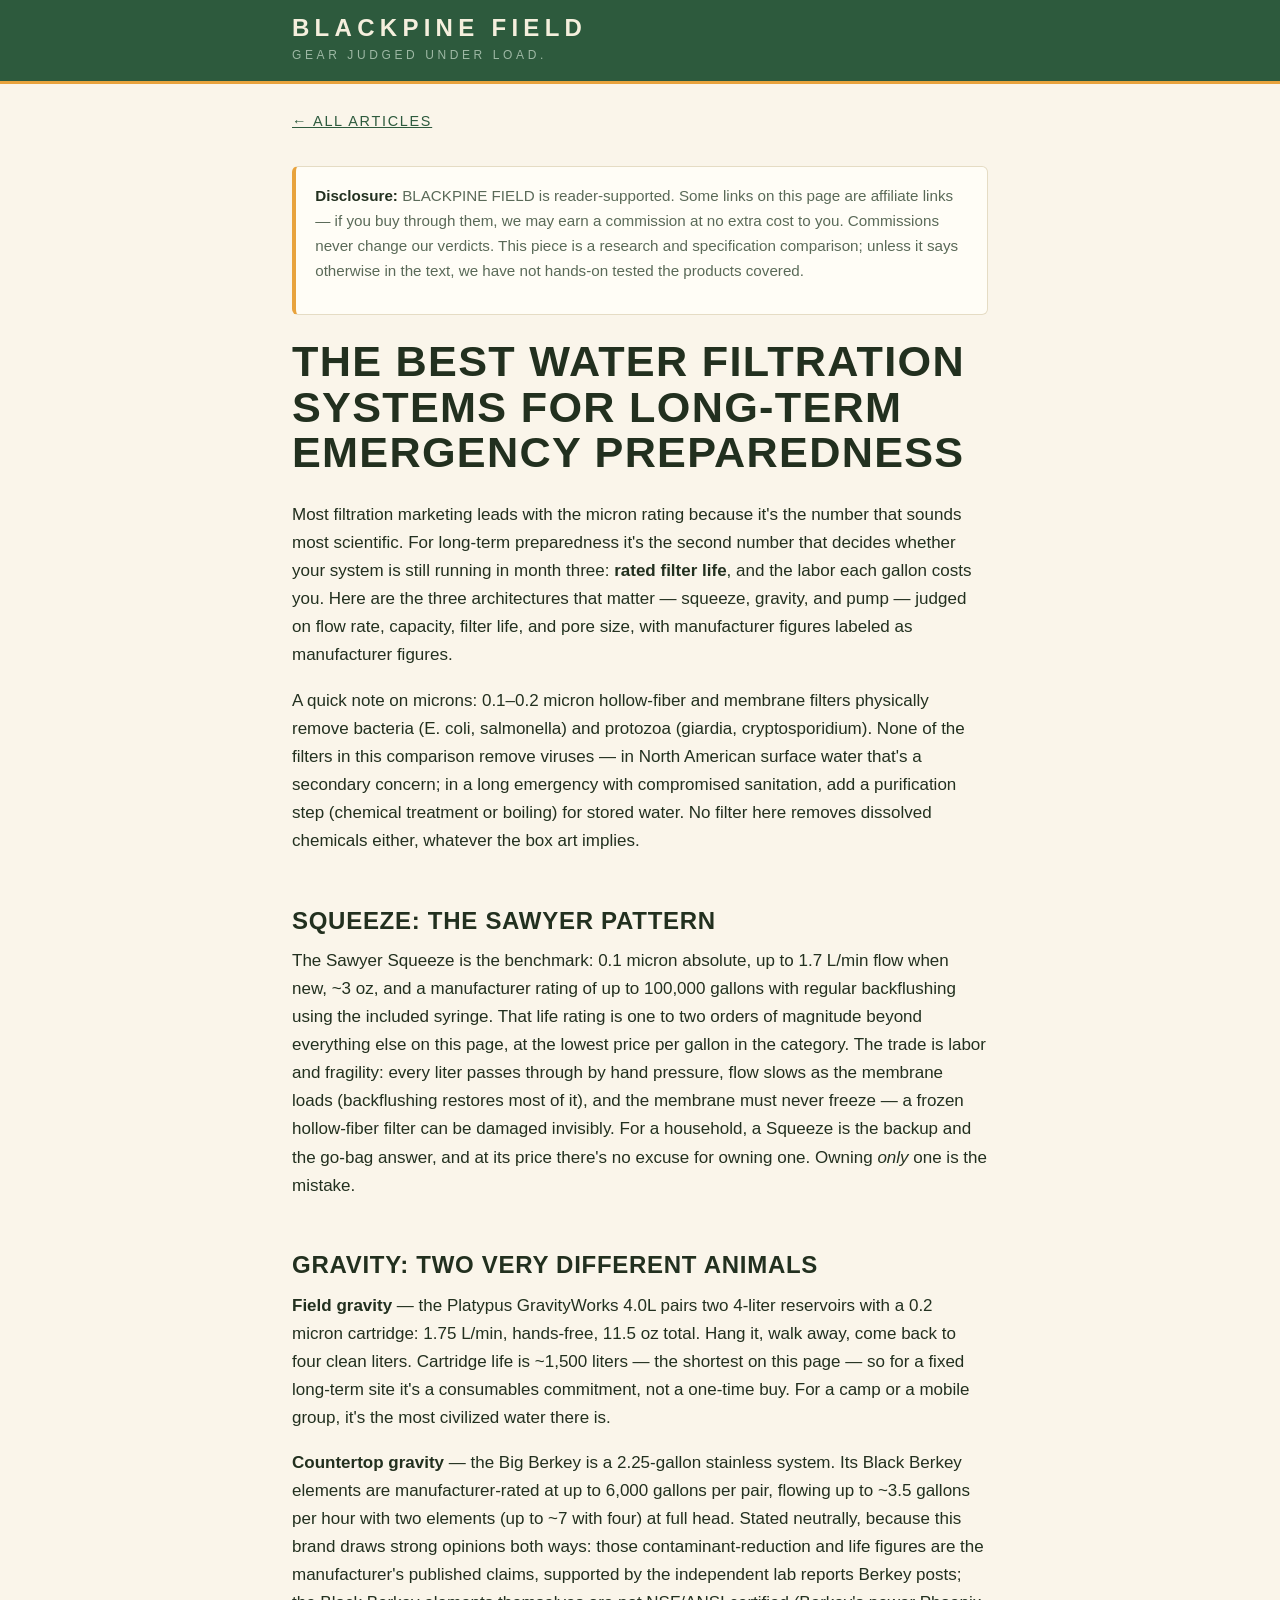
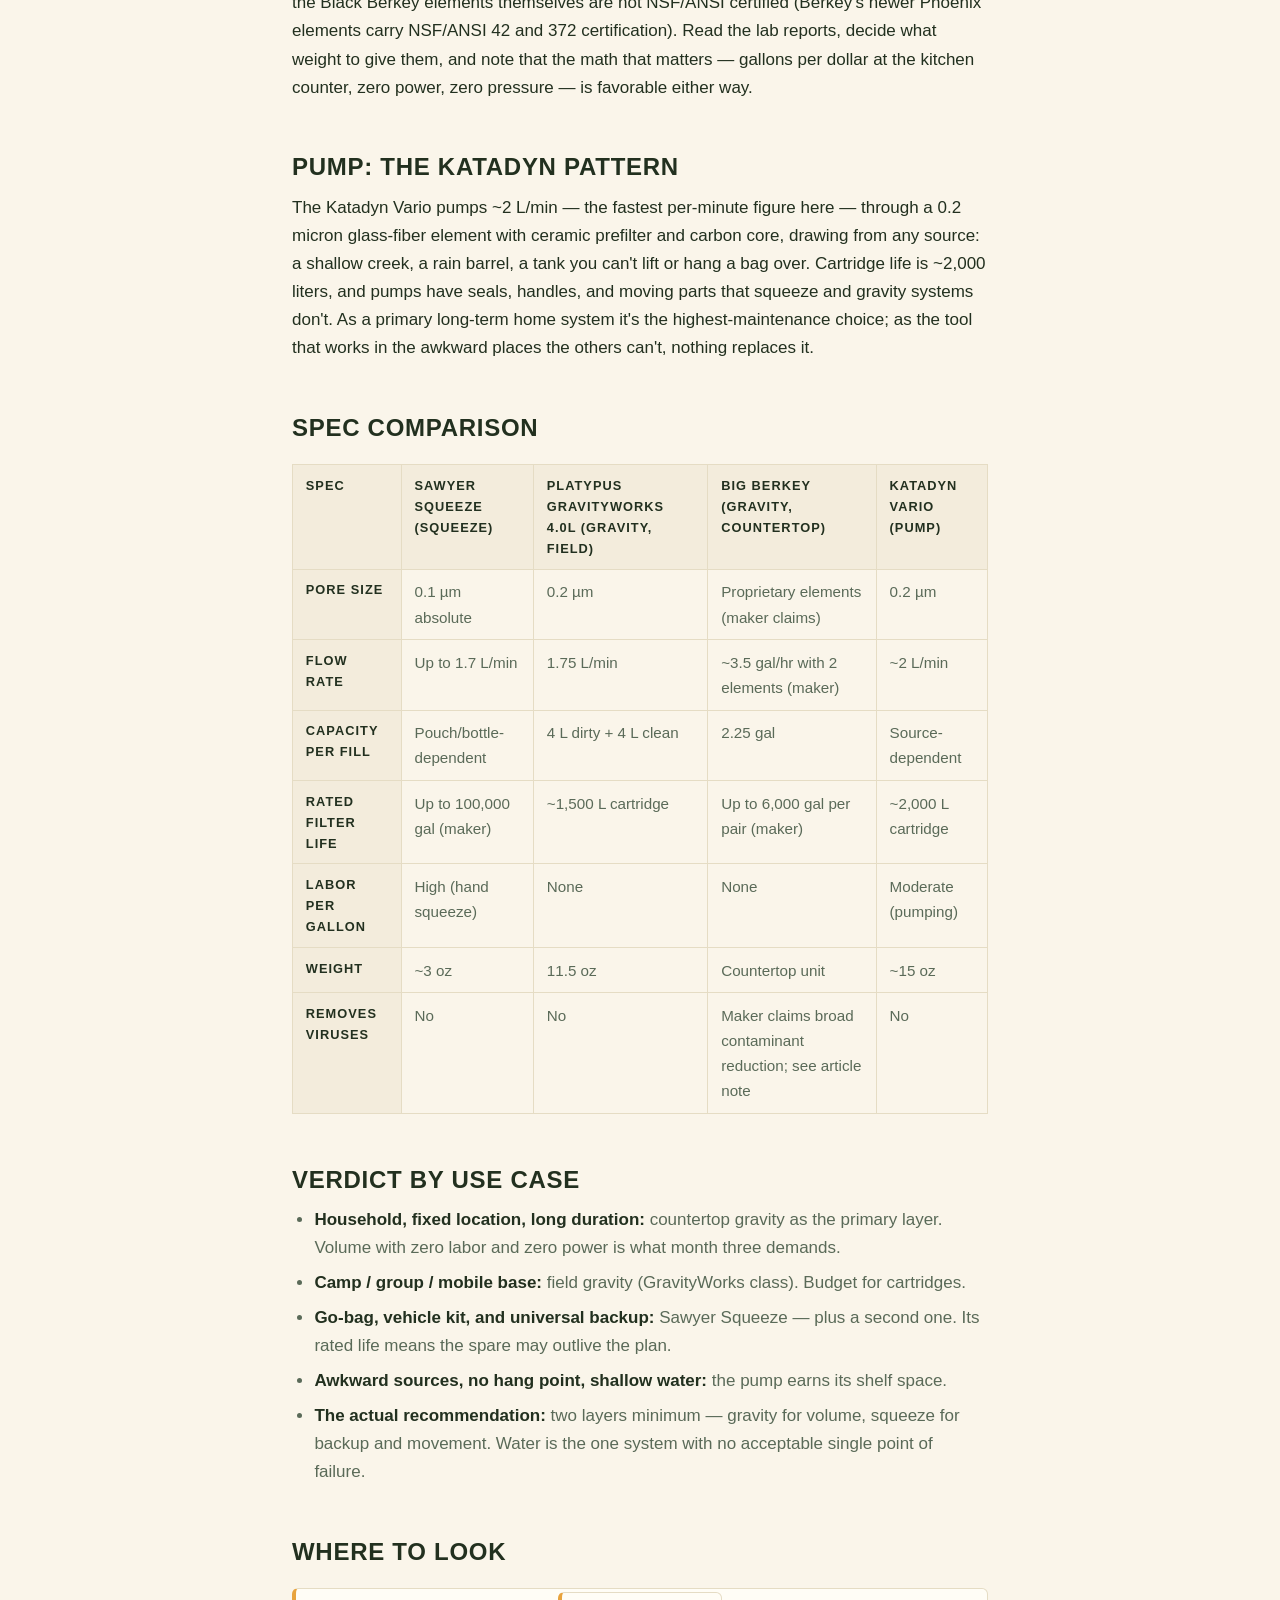
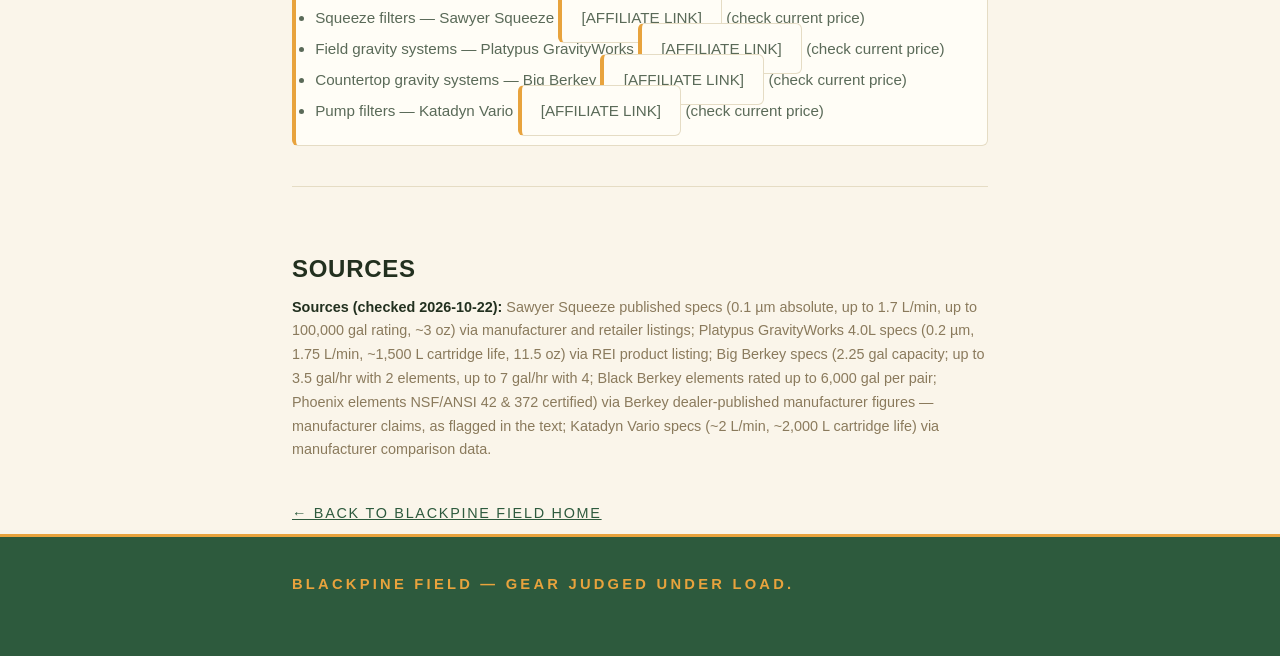
<file: best-water-filtration-preparedness.html>
<!DOCTYPE html>
<html lang="en">
<head>
<meta charset="utf-8">
<meta name="viewport" content="width=device-width, initial-scale=1">
<title>Best Water Filtration Systems for Preparedness — BLACKPINE FIELD</title>
<meta name="description" content="Squeeze, gravity, and pump water filtration for long-term emergency preparedness: flow rate, capacity, rated filter life, and pore size. A research and specification comparison.">
<link rel="stylesheet" href="styles.css">
</head>
<body>

<header class="site-header">
  <div class="wrap">
    <p class="brand"><a href="index.html">BLACKPINE FIELD</a></p>
    <p class="tagline">Gear judged under load.</p>
  </div>
</header>

<main class="wrap">
<article>

  <p class="back-link"><a href="index.html">&larr; All articles</a></p>

  <aside class="disclosure">
    <p><strong>Disclosure:</strong> BLACKPINE FIELD is reader-supported.
    Some links on this page are affiliate links — if you buy through them,
    we may earn a commission at no extra cost to you. Commissions never
    change our verdicts. This piece is a research and specification
    comparison; unless it says otherwise in the text, we have not hands-on
    tested the products covered.</p>
  </aside>

  <h1>The Best Water Filtration Systems for Long-Term Emergency Preparedness</h1>

  <p>Most filtration marketing leads with the micron rating because it's
  the number that sounds most scientific. For long-term preparedness it's
  the second number that decides whether your system is still running in
  month three: <strong>rated filter life</strong>, and the labor each
  gallon costs you. Here are the three architectures that matter —
  squeeze, gravity, and pump — judged on flow rate, capacity, filter
  life, and pore size, with manufacturer figures labeled as manufacturer
  figures.</p>

  <p>A quick note on microns: 0.1–0.2 micron hollow-fiber and membrane
  filters physically remove bacteria (E. coli, salmonella) and protozoa
  (giardia, cryptosporidium). None of the filters in this comparison
  remove viruses — in North American surface water that's a secondary
  concern; in a long emergency with compromised sanitation, add a
  purification step (chemical treatment or boiling) for stored water. No
  filter here removes dissolved chemicals either, whatever the box art
  implies.</p>

  <h2>Squeeze: the Sawyer pattern</h2>

  <p>The Sawyer Squeeze is the benchmark: 0.1 micron absolute, up to 1.7
  L/min flow when new, ~3 oz, and a manufacturer rating of up to 100,000
  gallons with regular backflushing using the included syringe. That life
  rating is one to two orders of magnitude beyond everything else on this
  page, at the lowest price per gallon in the category. The trade is labor
  and fragility: every liter passes through by hand pressure, flow slows
  as the membrane loads (backflushing restores most of it), and the
  membrane must never freeze — a frozen hollow-fiber filter can be
  damaged invisibly. For a household, a Squeeze is the backup and the
  go-bag answer, and at its price there's no excuse for owning one.
  Owning <em>only</em> one is the mistake.</p>

  <h2>Gravity: two very different animals</h2>

  <p><strong>Field gravity</strong> — the Platypus GravityWorks 4.0L pairs
  two 4-liter reservoirs with a 0.2 micron cartridge: 1.75 L/min,
  hands-free, 11.5 oz total. Hang it, walk away, come back to four clean
  liters. Cartridge life is ~1,500 liters — the shortest on this page —
  so for a fixed long-term site it's a consumables commitment, not a
  one-time buy. For a camp or a mobile group, it's the most civilized
  water there is.</p>

  <p><strong>Countertop gravity</strong> — the Big Berkey is a 2.25-gallon
  stainless system. Its Black Berkey elements are manufacturer-rated at up
  to 6,000 gallons per pair, flowing up to ~3.5 gallons per hour with two
  elements (up to ~7 with four) at full head. Stated neutrally, because
  this brand draws strong opinions both ways: those contaminant-reduction
  and life figures are the manufacturer's published claims, supported by
  the independent lab reports Berkey posts; the Black Berkey elements
  themselves are not NSF/ANSI certified (Berkey's newer Phoenix elements
  carry NSF/ANSI 42 and 372 certification). Read the lab reports, decide
  what weight to give them, and note that the math that matters — gallons
  per dollar at the kitchen counter, zero power, zero pressure — is
  favorable either way.</p>

  <h2>Pump: the Katadyn pattern</h2>

  <p>The Katadyn Vario pumps ~2 L/min — the fastest per-minute figure here
  — through a 0.2 micron glass-fiber element with ceramic prefilter and
  carbon core, drawing from any source: a shallow creek, a rain barrel, a
  tank you can't lift or hang a bag over. Cartridge life is ~2,000
  liters, and pumps have seals, handles, and moving parts that squeeze
  and gravity systems don't. As a primary long-term home system it's the
  highest-maintenance choice; as the tool that works in the awkward places
  the others can't, nothing replaces it.</p>

  <h2>Spec comparison</h2>

  <table>
    <thead>
      <tr>
        <th scope="col">Spec</th>
        <th scope="col">Sawyer Squeeze (squeeze)</th>
        <th scope="col">Platypus GravityWorks 4.0L (gravity, field)</th>
        <th scope="col">Big Berkey (gravity, countertop)</th>
        <th scope="col">Katadyn Vario (pump)</th>
      </tr>
    </thead>
    <tbody>
      <tr>
        <th scope="row">Pore size</th>
        <td>0.1 µm absolute</td>
        <td>0.2 µm</td>
        <td>Proprietary elements (maker claims)</td>
        <td>0.2 µm</td>
      </tr>
      <tr>
        <th scope="row">Flow rate</th>
        <td>Up to 1.7 L/min</td>
        <td>1.75 L/min</td>
        <td>~3.5 gal/hr with 2 elements (maker)</td>
        <td>~2 L/min</td>
      </tr>
      <tr>
        <th scope="row">Capacity per fill</th>
        <td>Pouch/bottle-dependent</td>
        <td>4 L dirty + 4 L clean</td>
        <td>2.25 gal</td>
        <td>Source-dependent</td>
      </tr>
      <tr>
        <th scope="row">Rated filter life</th>
        <td>Up to 100,000 gal (maker)</td>
        <td>~1,500 L cartridge</td>
        <td>Up to 6,000 gal per pair (maker)</td>
        <td>~2,000 L cartridge</td>
      </tr>
      <tr>
        <th scope="row">Labor per gallon</th>
        <td>High (hand squeeze)</td>
        <td>None</td>
        <td>None</td>
        <td>Moderate (pumping)</td>
      </tr>
      <tr>
        <th scope="row">Weight</th>
        <td>~3 oz</td>
        <td>11.5 oz</td>
        <td>Countertop unit</td>
        <td>~15 oz</td>
      </tr>
      <tr>
        <th scope="row">Removes viruses</th>
        <td>No</td>
        <td>No</td>
        <td>Maker claims broad contaminant reduction; see article note</td>
        <td>No</td>
      </tr>
    </tbody>
  </table>

  <h2>Verdict by use case</h2>

  <ul>
    <li><strong>Household, fixed location, long duration:</strong>
    countertop gravity as the primary layer. Volume with zero labor and
    zero power is what month three demands.</li>
    <li><strong>Camp / group / mobile base:</strong> field gravity
    (GravityWorks class). Budget for cartridges.</li>
    <li><strong>Go-bag, vehicle kit, and universal backup:</strong> Sawyer
    Squeeze — plus a second one. Its rated life means the spare may
    outlive the plan.</li>
    <li><strong>Awkward sources, no hang point, shallow water:</strong>
    the pump earns its shelf space.</li>
    <li><strong>The actual recommendation:</strong> two layers minimum —
    gravity for volume, squeeze for backup and movement. Water is the one
    system with no acceptable single point of failure.</li>
  </ul>

  <h2>Where to look</h2>

  <ul class="where-to-look">
    <li>Squeeze filters — Sawyer Squeeze <span class="affiliate-slot">[AFFILIATE LINK]</span> (check current price)</li>
    <li>Field gravity systems — Platypus GravityWorks <span class="affiliate-slot">[AFFILIATE LINK]</span> (check current price)</li>
    <li>Countertop gravity systems — Big Berkey <span class="affiliate-slot">[AFFILIATE LINK]</span> (check current price)</li>
    <li>Pump filters — Katadyn Vario <span class="affiliate-slot">[AFFILIATE LINK]</span> (check current price)</li>
  </ul>

  <footer class="sources">
    <h2>Sources</h2>
    <p><strong>Sources (checked 2026-10-22):</strong> Sawyer Squeeze
    published specs (0.1 µm absolute, up to 1.7 L/min, up to 100,000 gal
    rating, ~3 oz) via manufacturer and retailer listings; Platypus
    GravityWorks 4.0L specs (0.2 µm, 1.75 L/min, ~1,500 L cartridge life,
    11.5 oz) via REI product listing; Big Berkey specs (2.25 gal capacity;
    up to 3.5 gal/hr with 2 elements, up to 7 gal/hr with 4; Black Berkey
    elements rated up to 6,000 gal per pair; Phoenix elements NSF/ANSI 42
    &amp; 372 certified) via Berkey dealer-published manufacturer figures —
    manufacturer claims, as flagged in the text; Katadyn Vario specs (~2
    L/min, ~2,000 L cartridge life) via manufacturer comparison data.</p>
  </footer>

  <p class="back-link"><a href="index.html">&larr; Back to BLACKPINE FIELD home</a></p>

</article>
</main>

<footer class="site-footer">
  <div class="wrap">
    <p class="footer-brand">BLACKPINE FIELD — Gear judged under load.</p>
  </div>
</footer>

</body>
</html>
</file>
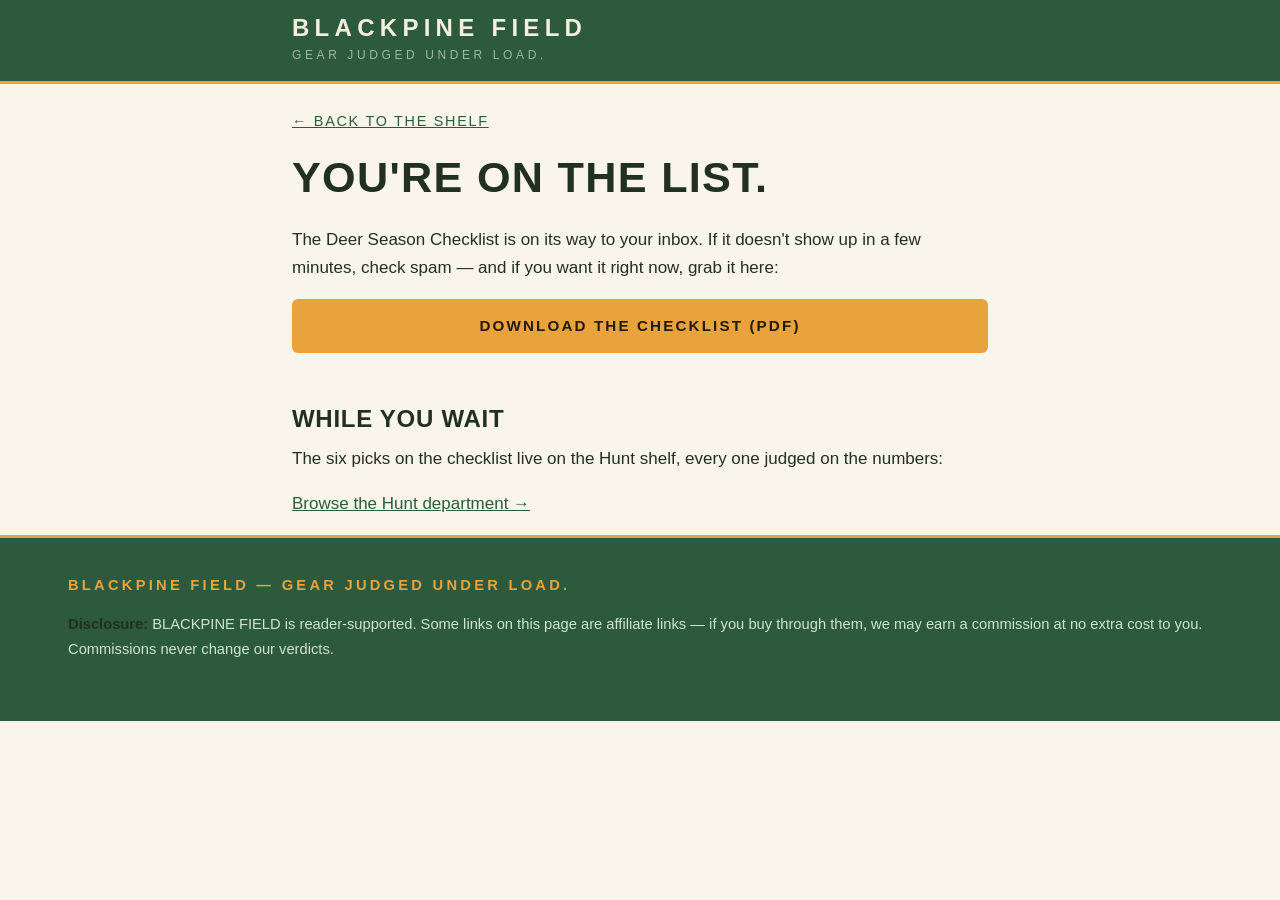
<file: checklist-thanks.html>
<!DOCTYPE html>
<html lang="en">
<head>
<meta charset="utf-8">
<meta name="viewport" content="width=device-width, initial-scale=1">
<title>Checklist incoming — BLACKPINE FIELD</title>
<meta name="description" content="Your free Deer Season Checklist is on its way. Download it here too.">
<link rel="stylesheet" href="styles.css">
</head>
<body>

<header class="site-header">
  <div class="wrap">
    <p class="brand"><a href="index.html">BLACKPINE FIELD</a></p>
    <p class="tagline">Gear judged under load.</p>
  </div>
</header>

<main class="wrap">
<article>

  <p class="back-link"><a href="index.html">&larr; Back to the shelf</a></p>

  <h1>You're on the list.</h1>

  <p>The Deer Season Checklist is on its way to your inbox. If it doesn't
  show up in a few minutes, check spam — and if you want it right now,
  grab it here:</p>

  <p><a class="buy" href="deer-season-checklist-2026.pdf" download>Download the checklist (PDF)</a></p>

  <h2>While you wait</h2>

  <p>The six picks on the checklist live on the Hunt shelf, every one
  judged on the numbers:</p>

  <p><a href="index.html#hunt">Browse the Hunt department &rarr;</a></p>

</article>
</main>

<footer class="site-footer">
  <div class="wrap wide">
    <p class="footer-brand">BLACKPINE FIELD — Gear judged under load.</p>
    <p><strong>Disclosure:</strong> BLACKPINE FIELD is reader-supported.
    Some links on this page are affiliate links — if you buy through them,
    we may earn a commission at no extra cost to you. Commissions never
    change our verdicts.</p>
  </div>
</footer>

</body>
</html>
</file>
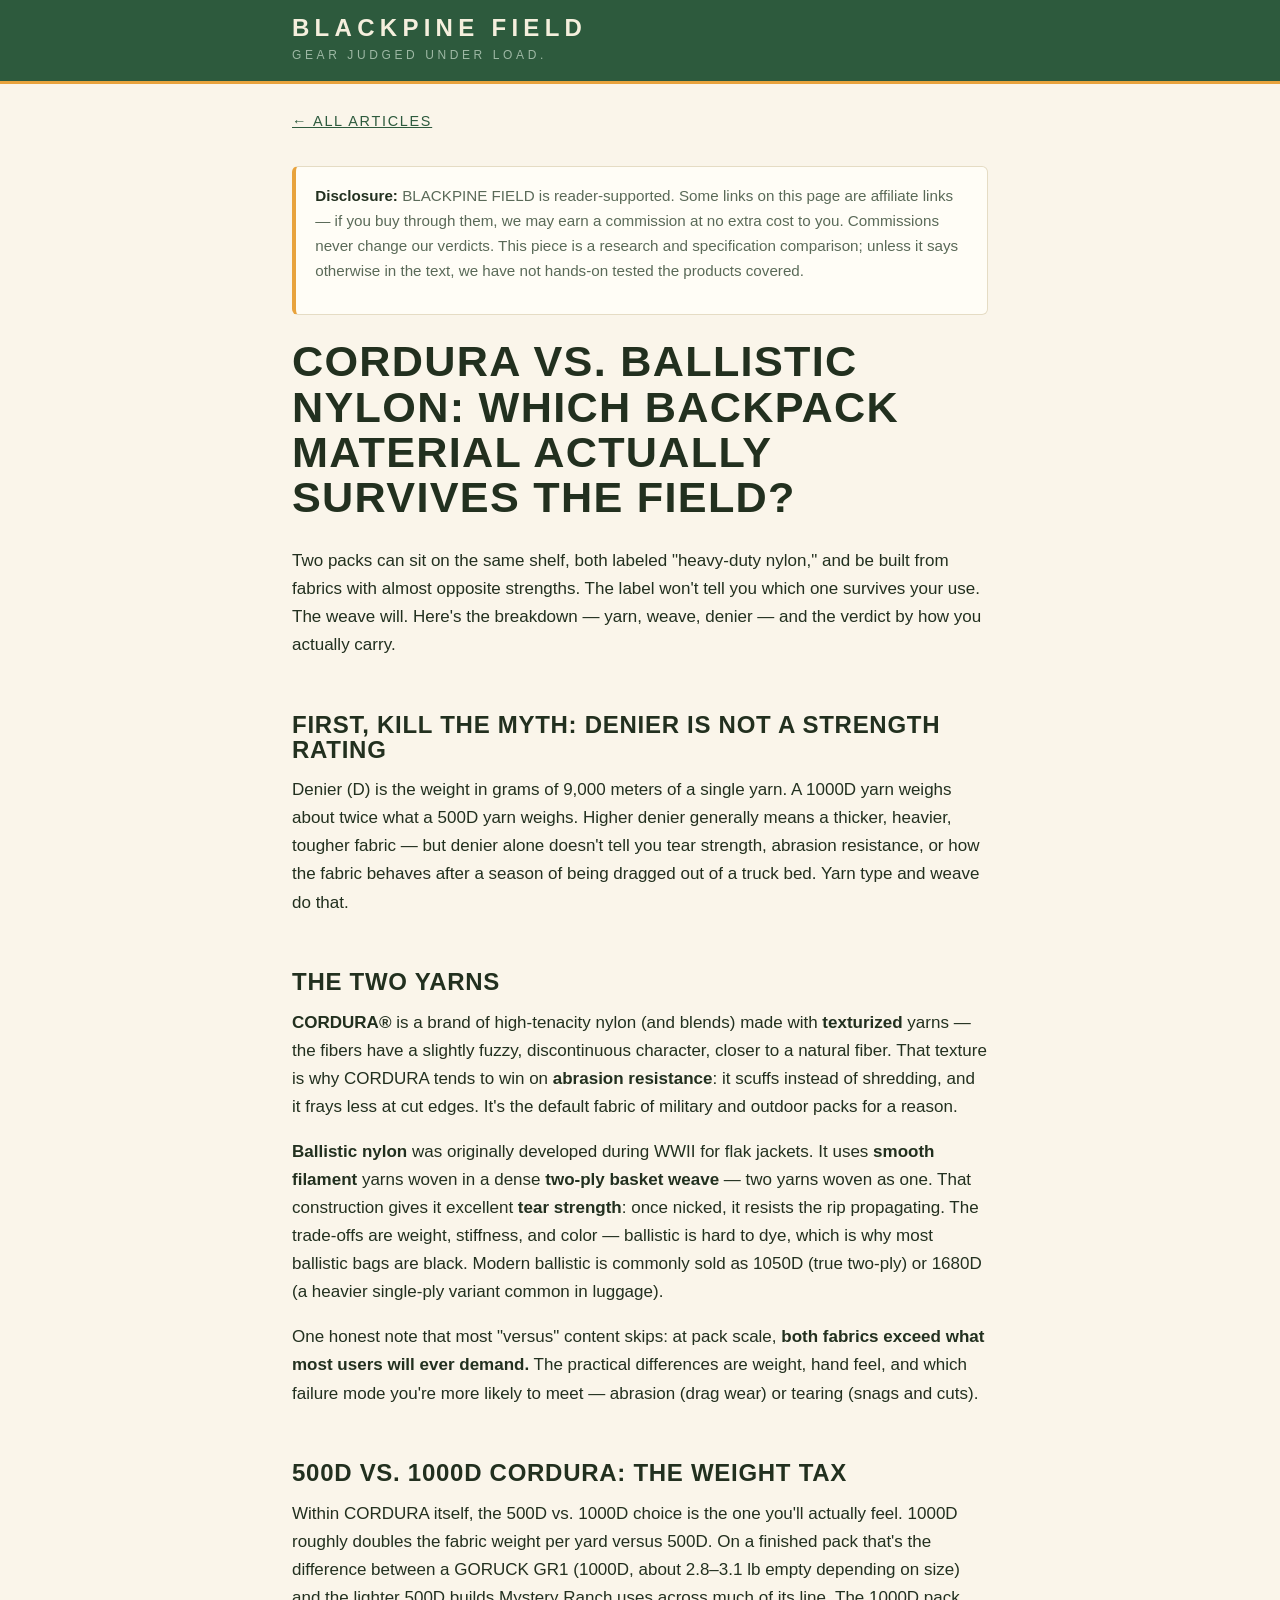
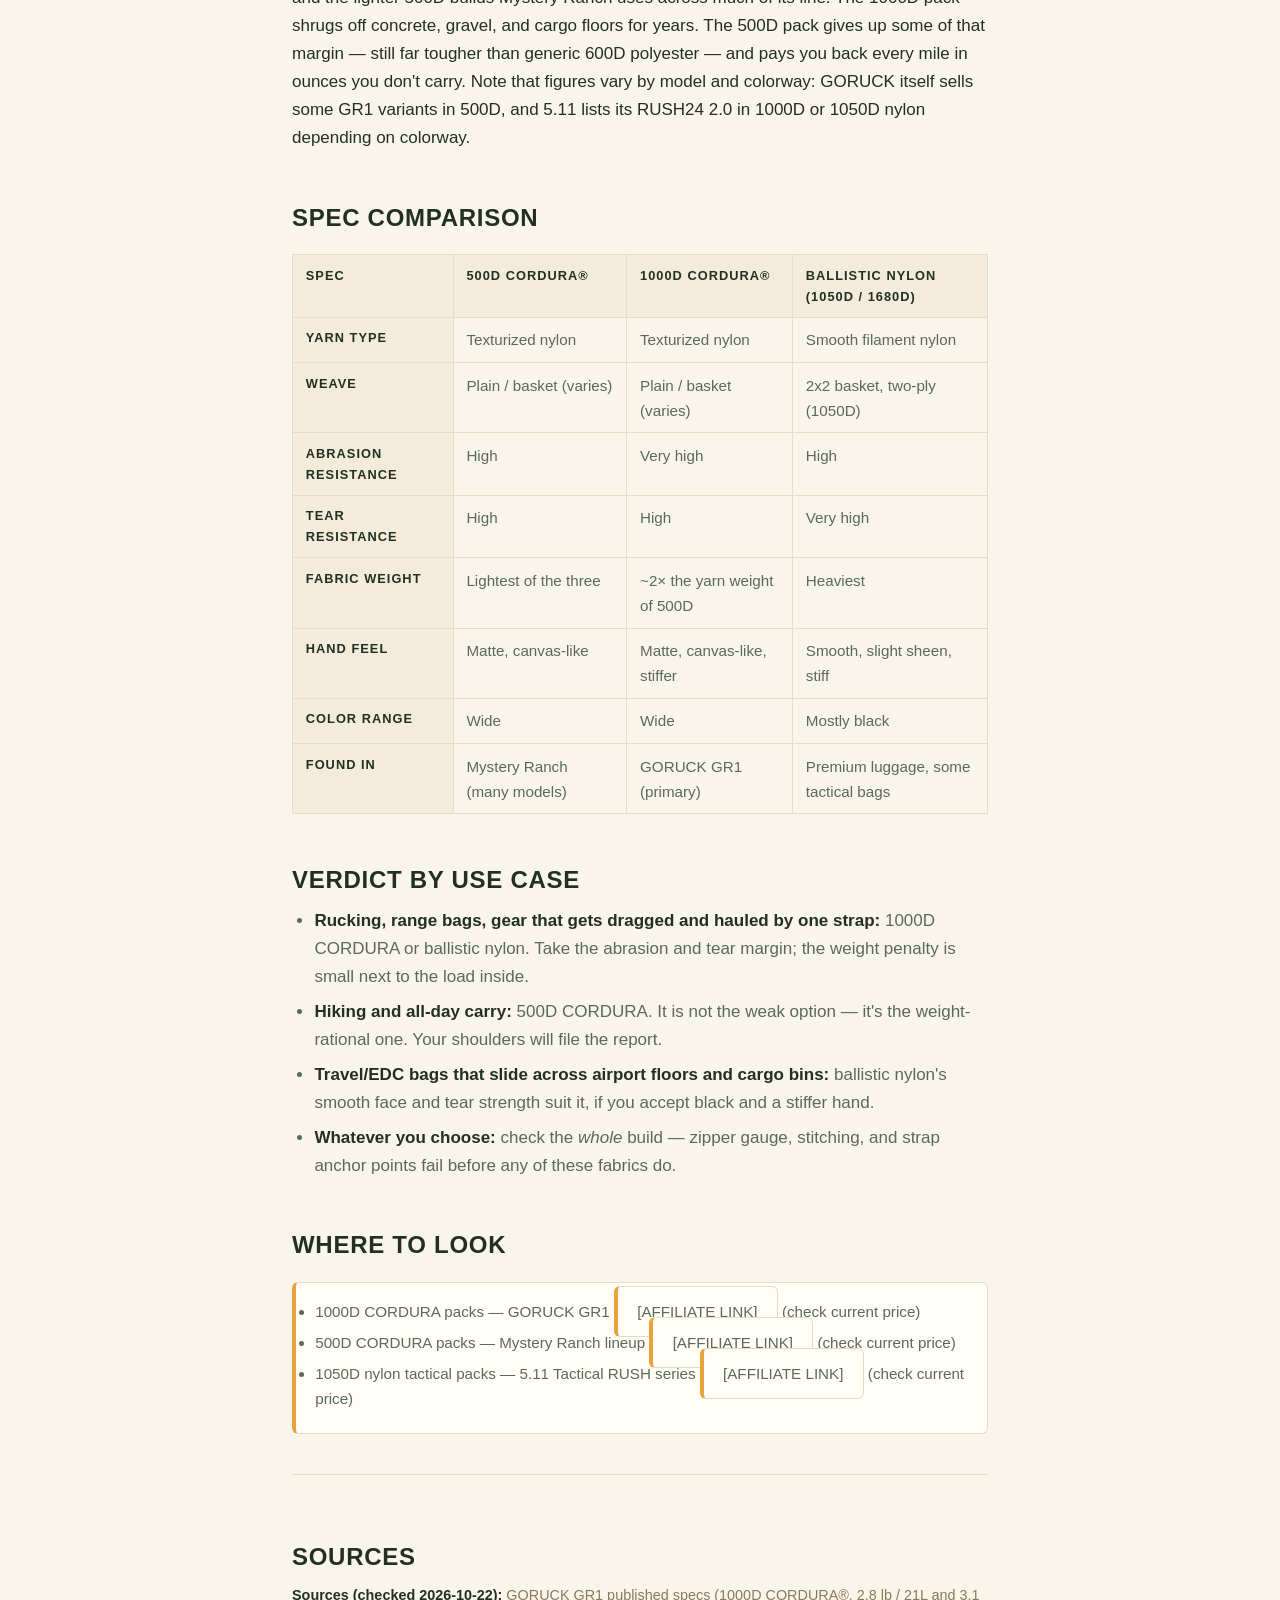
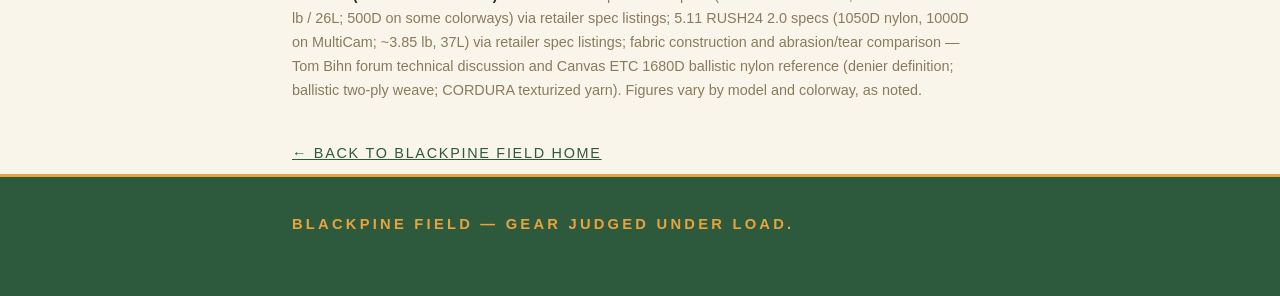
<file: cordura-vs-ballistic-nylon.html>
<!DOCTYPE html>
<html lang="en">
<head>
<meta charset="utf-8">
<meta name="viewport" content="width=device-width, initial-scale=1">
<title>Cordura vs. Ballistic Nylon — BLACKPINE FIELD</title>
<meta name="description" content="Cordura vs. ballistic nylon, 500D vs. 1000D: yarn, weave, denier, and the verdict by how you actually carry. A research and specification comparison.">
<link rel="stylesheet" href="styles.css">
</head>
<body>

<header class="site-header">
  <div class="wrap">
    <p class="brand"><a href="index.html">BLACKPINE FIELD</a></p>
    <p class="tagline">Gear judged under load.</p>
  </div>
</header>

<main class="wrap">
<article>

  <p class="back-link"><a href="index.html">&larr; All articles</a></p>

  <aside class="disclosure">
    <p><strong>Disclosure:</strong> BLACKPINE FIELD is reader-supported.
    Some links on this page are affiliate links — if you buy through them,
    we may earn a commission at no extra cost to you. Commissions never
    change our verdicts. This piece is a research and specification
    comparison; unless it says otherwise in the text, we have not hands-on
    tested the products covered.</p>
  </aside>

  <h1>Cordura vs. Ballistic Nylon: Which Backpack Material Actually Survives the Field?</h1>

  <p>Two packs can sit on the same shelf, both labeled "heavy-duty nylon,"
  and be built from fabrics with almost opposite strengths. The label won't
  tell you which one survives your use. The weave will. Here's the
  breakdown — yarn, weave, denier — and the verdict by how you actually
  carry.</p>

  <h2>First, kill the myth: denier is not a strength rating</h2>

  <p>Denier (D) is the weight in grams of 9,000 meters of a single yarn. A
  1000D yarn weighs about twice what a 500D yarn weighs. Higher denier
  generally means a thicker, heavier, tougher fabric — but denier alone
  doesn't tell you tear strength, abrasion resistance, or how the fabric
  behaves after a season of being dragged out of a truck bed. Yarn type
  and weave do that.</p>

  <h2>The two yarns</h2>

  <p><strong>CORDURA®</strong> is a brand of high-tenacity nylon (and
  blends) made with <strong>texturized</strong> yarns — the fibers have a
  slightly fuzzy, discontinuous character, closer to a natural fiber. That
  texture is why CORDURA tends to win on <strong>abrasion
  resistance</strong>: it scuffs instead of shredding, and it frays less at
  cut edges. It's the default fabric of military and outdoor packs for a
  reason.</p>

  <p><strong>Ballistic nylon</strong> was originally developed during WWII
  for flak jackets. It uses <strong>smooth filament</strong> yarns woven in
  a dense <strong>two-ply basket weave</strong> — two yarns woven as one.
  That construction gives it excellent <strong>tear strength</strong>:
  once nicked, it resists the rip propagating. The trade-offs are weight,
  stiffness, and color — ballistic is hard to dye, which is why most
  ballistic bags are black. Modern ballistic is commonly sold as 1050D
  (true two-ply) or 1680D (a heavier single-ply variant common in
  luggage).</p>

  <p>One honest note that most "versus" content skips: at pack scale,
  <strong>both fabrics exceed what most users will ever demand.</strong>
  The practical differences are weight, hand feel, and which failure mode
  you're more likely to meet — abrasion (drag wear) or tearing (snags and
  cuts).</p>

  <h2>500D vs. 1000D CORDURA: the weight tax</h2>

  <p>Within CORDURA itself, the 500D vs. 1000D choice is the one you'll
  actually feel. 1000D roughly doubles the fabric weight per yard versus
  500D. On a finished pack that's the difference between a GORUCK GR1
  (1000D, about 2.8–3.1 lb empty depending on size) and the lighter 500D
  builds Mystery Ranch uses across much of its line. The 1000D pack shrugs
  off concrete, gravel, and cargo floors for years. The 500D pack gives up
  some of that margin — still far tougher than generic 600D polyester —
  and pays you back every mile in ounces you don't carry. Note that
  figures vary by model and colorway: GORUCK itself sells some GR1
  variants in 500D, and 5.11 lists its RUSH24 2.0 in 1000D or 1050D nylon
  depending on colorway.</p>

  <h2>Spec comparison</h2>

  <table>
    <thead>
      <tr>
        <th scope="col">Spec</th>
        <th scope="col">500D CORDURA®</th>
        <th scope="col">1000D CORDURA®</th>
        <th scope="col">Ballistic nylon (1050D / 1680D)</th>
      </tr>
    </thead>
    <tbody>
      <tr>
        <th scope="row">Yarn type</th>
        <td>Texturized nylon</td>
        <td>Texturized nylon</td>
        <td>Smooth filament nylon</td>
      </tr>
      <tr>
        <th scope="row">Weave</th>
        <td>Plain / basket (varies)</td>
        <td>Plain / basket (varies)</td>
        <td>2x2 basket, two-ply (1050D)</td>
      </tr>
      <tr>
        <th scope="row">Abrasion resistance</th>
        <td>High</td>
        <td>Very high</td>
        <td>High</td>
      </tr>
      <tr>
        <th scope="row">Tear resistance</th>
        <td>High</td>
        <td>High</td>
        <td>Very high</td>
      </tr>
      <tr>
        <th scope="row">Fabric weight</th>
        <td>Lightest of the three</td>
        <td>~2× the yarn weight of 500D</td>
        <td>Heaviest</td>
      </tr>
      <tr>
        <th scope="row">Hand feel</th>
        <td>Matte, canvas-like</td>
        <td>Matte, canvas-like, stiffer</td>
        <td>Smooth, slight sheen, stiff</td>
      </tr>
      <tr>
        <th scope="row">Color range</th>
        <td>Wide</td>
        <td>Wide</td>
        <td>Mostly black</td>
      </tr>
      <tr>
        <th scope="row">Found in</th>
        <td>Mystery Ranch (many models)</td>
        <td>GORUCK GR1 (primary)</td>
        <td>Premium luggage, some tactical bags</td>
      </tr>
    </tbody>
  </table>

  <h2>Verdict by use case</h2>

  <ul>
    <li><strong>Rucking, range bags, gear that gets dragged and hauled by
    one strap:</strong> 1000D CORDURA or ballistic nylon. Take the
    abrasion and tear margin; the weight penalty is small next to the load
    inside.</li>
    <li><strong>Hiking and all-day carry:</strong> 500D CORDURA. It is not
    the weak option — it's the weight-rational one. Your shoulders will
    file the report.</li>
    <li><strong>Travel/EDC bags that slide across airport floors and cargo
    bins:</strong> ballistic nylon's smooth face and tear strength suit
    it, if you accept black and a stiffer hand.</li>
    <li><strong>Whatever you choose:</strong> check the <em>whole</em>
    build — zipper gauge, stitching, and strap anchor points fail before
    any of these fabrics do.</li>
  </ul>

  <h2>Where to look</h2>

  <ul class="where-to-look">
    <li>1000D CORDURA packs — GORUCK GR1 <span class="affiliate-slot">[AFFILIATE LINK]</span> (check current price)</li>
    <li>500D CORDURA packs — Mystery Ranch lineup <span class="affiliate-slot">[AFFILIATE LINK]</span> (check current price)</li>
    <li>1050D nylon tactical packs — 5.11 Tactical RUSH series <span class="affiliate-slot">[AFFILIATE LINK]</span> (check current price)</li>
  </ul>

  <footer class="sources">
    <h2>Sources</h2>
    <p><strong>Sources (checked 2026-10-22):</strong> GORUCK GR1 published
    specs (1000D CORDURA®, 2.8 lb / 21L and 3.1 lb / 26L; 500D on some
    colorways) via retailer spec listings; 5.11 RUSH24 2.0 specs (1050D
    nylon, 1000D on MultiCam; ~3.85 lb, 37L) via retailer spec listings;
    fabric construction and abrasion/tear comparison — Tom Bihn forum
    technical discussion and Canvas ETC 1680D ballistic nylon reference
    (denier definition; ballistic two-ply weave; CORDURA texturized
    yarn). Figures vary by model and colorway, as noted.</p>
  </footer>

  <p class="back-link"><a href="index.html">&larr; Back to BLACKPINE FIELD home</a></p>

</article>
</main>

<footer class="site-footer">
  <div class="wrap">
    <p class="footer-brand">BLACKPINE FIELD — Gear judged under load.</p>
  </div>
</footer>

</body>
</html>
</file>
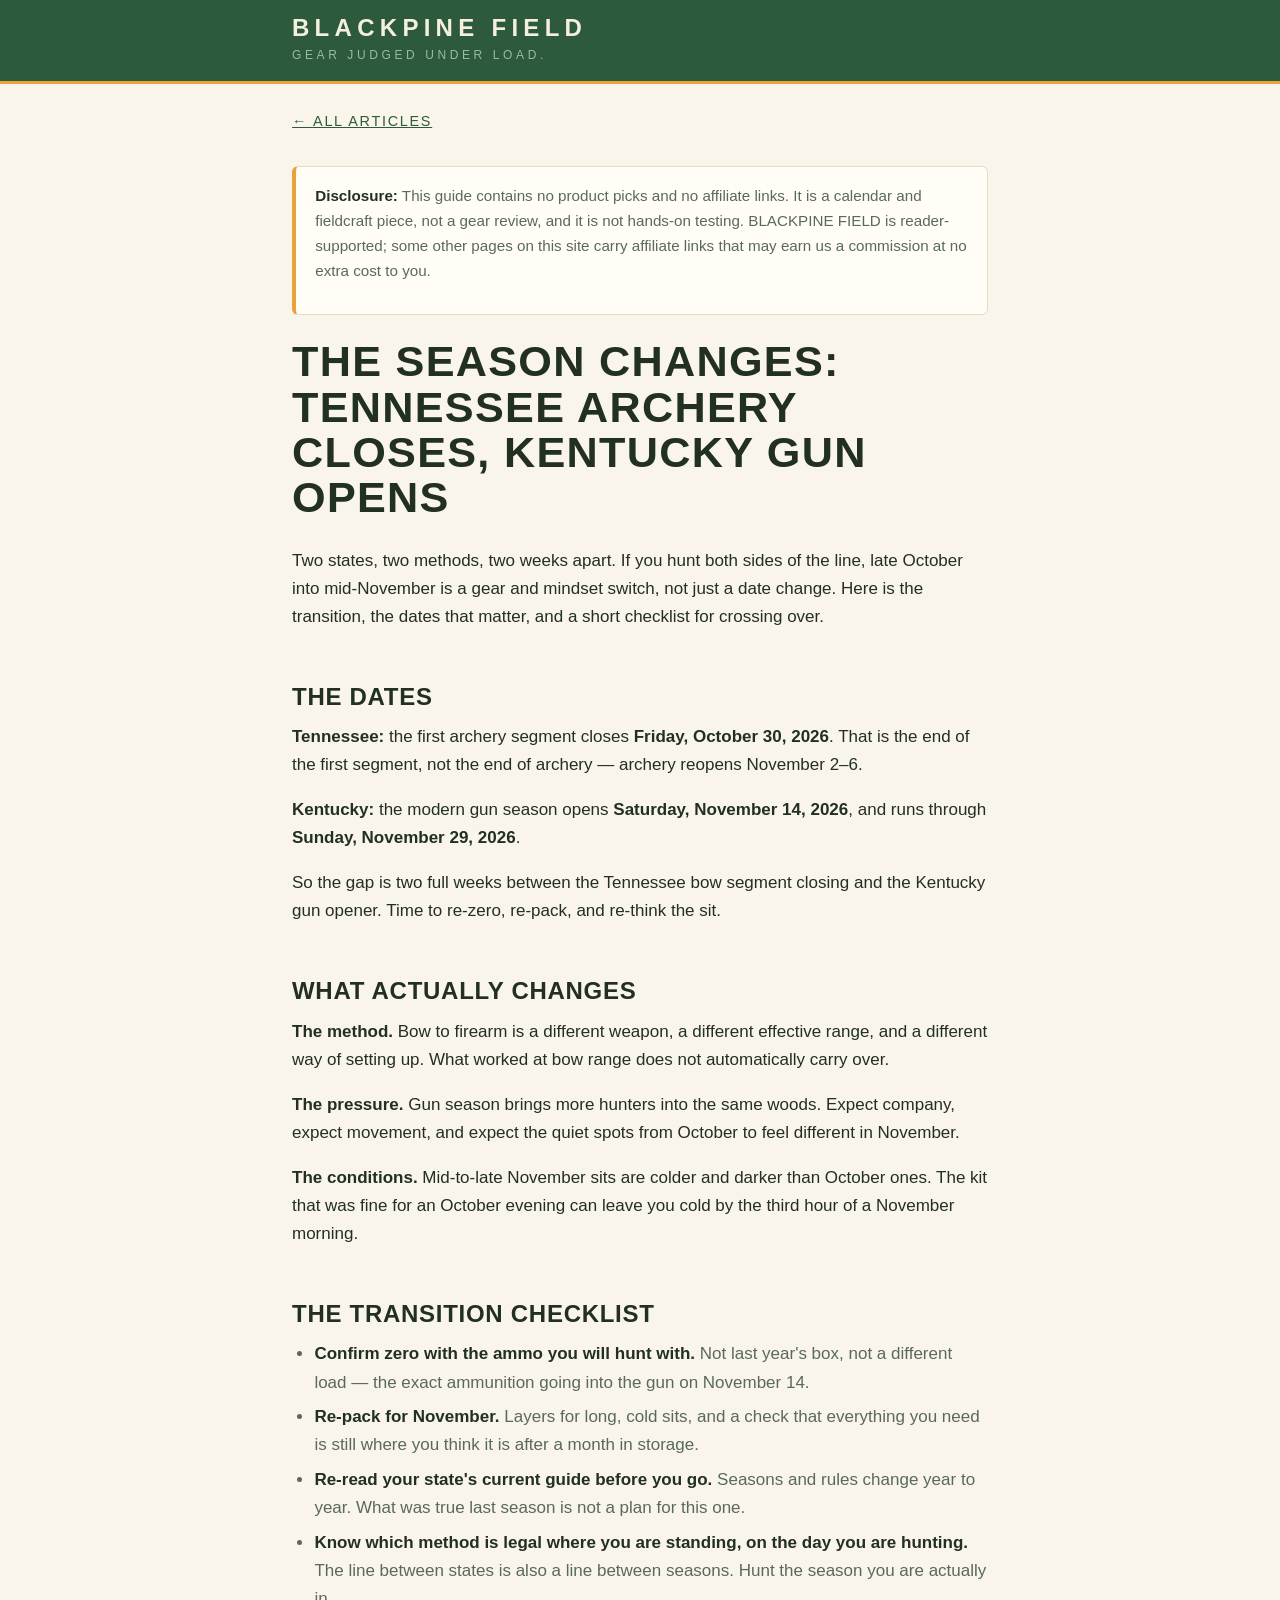
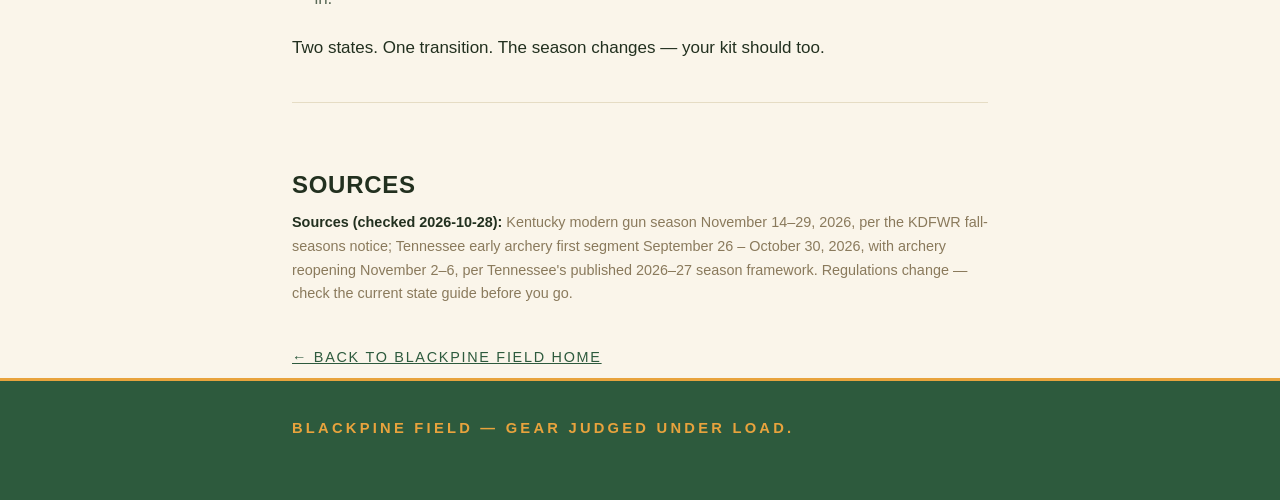
<file: deer-season-transition.html>
<!DOCTYPE html>
<html lang="en">
<head>
<meta charset="utf-8">
<meta name="viewport" content="width=device-width, initial-scale=1">
<title>The Season Changes: Tennessee Archery to Kentucky Gun — BLACKPINE FIELD</title>
<meta name="description" content="Tennessee's first archery segment closes Friday, October 30, 2026. Kentucky's modern gun season opens Saturday, November 14. What changes, and a short transition checklist.">
<link rel="stylesheet" href="styles.css">
</head>
<body>

<header class="site-header">
  <div class="wrap">
    <p class="brand"><a href="index.html">BLACKPINE FIELD</a></p>
    <p class="tagline">Gear judged under load.</p>
  </div>
</header>

<main class="wrap">
<article>

  <p class="back-link"><a href="index.html">&larr; All articles</a></p>

  <aside class="disclosure">
    <p><strong>Disclosure:</strong> This guide contains no product picks
    and no affiliate links. It is a calendar and fieldcraft piece, not a
    gear review, and it is not hands-on testing. BLACKPINE FIELD is
    reader-supported; some other pages on this site carry affiliate links
    that may earn us a commission at no extra cost to you.</p>
  </aside>

  <h1>The Season Changes: Tennessee Archery Closes, Kentucky Gun Opens</h1>

  <p>Two states, two methods, two weeks apart. If you hunt both sides of
  the line, late October into mid-November is a gear and mindset switch,
  not just a date change. Here is the transition, the dates that matter,
  and a short checklist for crossing over.</p>

  <h2>The dates</h2>

  <p><strong>Tennessee:</strong> the first archery segment closes
  <strong>Friday, October 30, 2026</strong>. That is the end of the first
  segment, not the end of archery — archery reopens November 2–6.</p>

  <p><strong>Kentucky:</strong> the modern gun season opens
  <strong>Saturday, November 14, 2026</strong>, and runs through
  <strong>Sunday, November 29, 2026</strong>.</p>

  <p>So the gap is two full weeks between the Tennessee bow segment
  closing and the Kentucky gun opener. Time to re-zero, re-pack, and
  re-think the sit.</p>

  <h2>What actually changes</h2>

  <p><strong>The method.</strong> Bow to firearm is a different weapon,
  a different effective range, and a different way of setting up. What
  worked at bow range does not automatically carry over.</p>

  <p><strong>The pressure.</strong> Gun season brings more hunters into
  the same woods. Expect company, expect movement, and expect the quiet
  spots from October to feel different in November.</p>

  <p><strong>The conditions.</strong> Mid-to-late November sits are
  colder and darker than October ones. The kit that was fine for an
  October evening can leave you cold by the third hour of a November
  morning.</p>

  <h2>The transition checklist</h2>

  <ul>
    <li><strong>Confirm zero with the ammo you will hunt with.</strong>
    Not last year's box, not a different load — the exact ammunition
    going into the gun on November 14.</li>
    <li><strong>Re-pack for November.</strong> Layers for long, cold
    sits, and a check that everything you need is still where you think
    it is after a month in storage.</li>
    <li><strong>Re-read your state's current guide before you go.</strong>
    Seasons and rules change year to year. What was true last season is
    not a plan for this one.</li>
    <li><strong>Know which method is legal where you are standing, on
    the day you are hunting.</strong> The line between states is also a
    line between seasons. Hunt the season you are actually in.</li>
  </ul>

  <p>Two states. One transition. The season changes — your kit should
  too.</p>

  <footer class="sources">
    <h2>Sources</h2>
    <p><strong>Sources (checked 2026-10-28):</strong> Kentucky modern
    gun season November 14–29, 2026, per the KDFWR fall-seasons notice;
    Tennessee early archery first segment September 26 – October 30,
    2026, with archery reopening November 2–6, per Tennessee's published
    2026–27 season framework. Regulations change — check the current
    state guide before you go.</p>
  </footer>

  <p class="back-link"><a href="index.html">&larr; Back to BLACKPINE FIELD home</a></p>

</article>
</main>

<footer class="site-footer">
  <div class="wrap">
    <p class="footer-brand">BLACKPINE FIELD — Gear judged under load.</p>
  </div>
</footer>

</body>
</html>
</file>
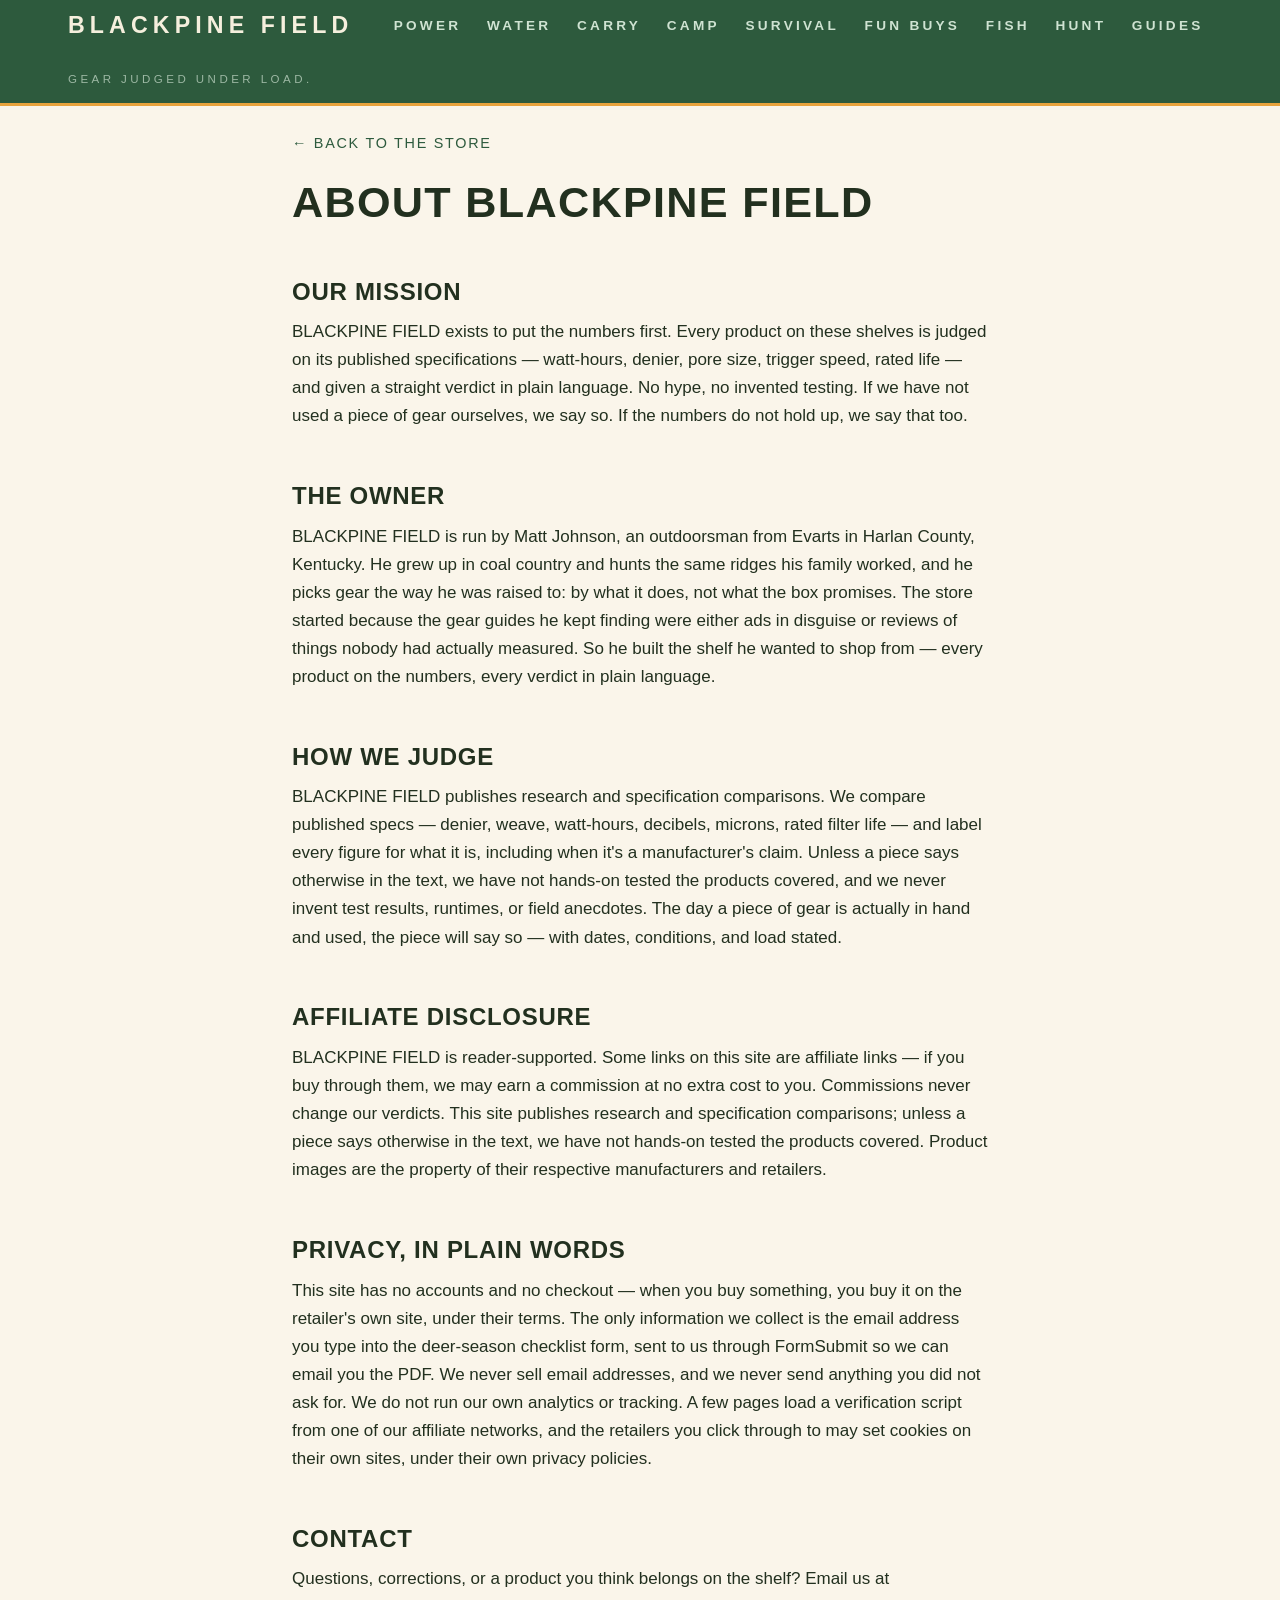
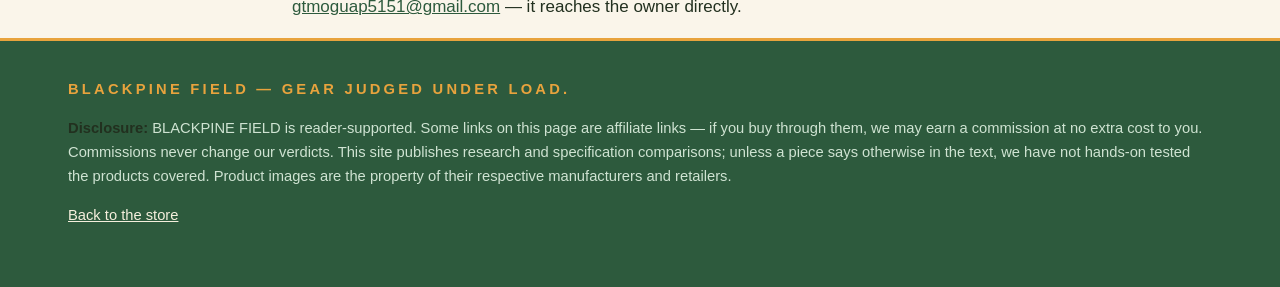
<file: info.html>
<!DOCTYPE html>
<html lang="en">
<head>
<meta charset="utf-8">
<meta name="viewport" content="width=device-width, initial-scale=1">
<title>About BLACKPINE FIELD — Mission, owner story &amp; privacy</title>
<meta name="description" content="What BLACKPINE FIELD is, who runs it, how every pick is judged on the numbers, and how the store handles your privacy.">
<link rel="stylesheet" href="styles.css">
</head>
<body class="store">

<header class="topbar">
  <div class="wrap wide bar-in">
    <p class="brand"><a href="index.html">BLACKPINE FIELD</a></p>
    <nav class="topnav" aria-label="Departments">
      <a href="index.html#power">Power</a>
      <a href="index.html#water">Water</a>
      <a href="index.html#carry">Carry</a>
      <a href="index.html#camp">Camp</a>
      <a href="index.html#survival">Survival</a>
      <a href="index.html#fun">Fun Buys</a>
      <a href="index.html#fish">Fish</a>
      <a href="index.html#hunt">Hunt</a>
      <a href="index.html#guides">Guides</a>
    </nav>
    <p class="bar-tag">Gear judged under load.</p>
  </div>
</header>

<main class="wrap">

  <p><a class="back-link" href="index.html">&larr; Back to the store</a></p>

  <article>
    <h1>About BLACKPINE FIELD</h1>

    <h2>Our mission</h2>
    <p>BLACKPINE FIELD exists to put the numbers first. Every product on these shelves is judged on its published specifications — watt-hours, denier, pore size, trigger speed, rated life — and given a straight verdict in plain language. No hype, no invented testing. If we have not used a piece of gear ourselves, we say so. If the numbers do not hold up, we say that too.</p>

    <h2>The owner</h2>
    <p>BLACKPINE FIELD is run by Matt Johnson, an outdoorsman from Evarts in Harlan County, Kentucky. He grew up in coal country and hunts the same ridges his family worked, and he picks gear the way he was raised to: by what it does, not what the box promises. The store started because the gear guides he kept finding were either ads in disguise or reviews of things nobody had actually measured. So he built the shelf he wanted to shop from — every product on the numbers, every verdict in plain language.</p>

    <h2>How we judge</h2>
    <p>BLACKPINE FIELD publishes research and specification comparisons. We compare published specs — denier, weave, watt-hours, decibels, microns, rated filter life — and label every figure for what it is, including when it's a manufacturer's claim. Unless a piece says otherwise in the text, we have not hands-on tested the products covered, and we never invent test results, runtimes, or field anecdotes. The day a piece of gear is actually in hand and used, the piece will say so — with dates, conditions, and load stated.</p>

    <h2>Affiliate disclosure</h2>
    <p>BLACKPINE FIELD is reader-supported. Some links on this site are affiliate links — if you buy through them, we may earn a commission at no extra cost to you. Commissions never change our verdicts. This site publishes research and specification comparisons; unless a piece says otherwise in the text, we have not hands-on tested the products covered. Product images are the property of their respective manufacturers and retailers.</p>

    <h2>Privacy, in plain words</h2>
    <p>This site has no accounts and no checkout — when you buy something, you buy it on the retailer's own site, under their terms. The only information we collect is the email address you type into the deer-season checklist form, sent to us through FormSubmit so we can email you the PDF. We never sell email addresses, and we never send anything you did not ask for. We do not run our own analytics or tracking. A few pages load a verification script from one of our affiliate networks, and the retailers you click through to may set cookies on their own sites, under their own privacy policies.</p>

    <h2>Contact</h2>
    <p>Questions, corrections, or a product you think belongs on the shelf? Email us at <a href="mailto:gtmoguap5151@gmail.com">gtmoguap5151@gmail.com</a> — it reaches the owner directly.</p>
  </article>

</main>

<footer class="site-footer">
  <div class="wrap wide">
    <p class="footer-brand">BLACKPINE FIELD — Gear judged under load.</p>
    <p><strong>Disclosure:</strong> BLACKPINE FIELD is reader-supported.
    Some links on this page are affiliate links — if you buy through them,
    we may earn a commission at no extra cost to you. Commissions never
    change our verdicts. This site publishes research and specification
    comparisons; unless a piece says otherwise in the text, we have not
    hands-on tested the products covered. Product images are the property
    of their respective manufacturers and retailers.</p>
    <p><a href="index.html">Back to the store</a></p>
  </div>
</footer>

</body>
</html>
</file>
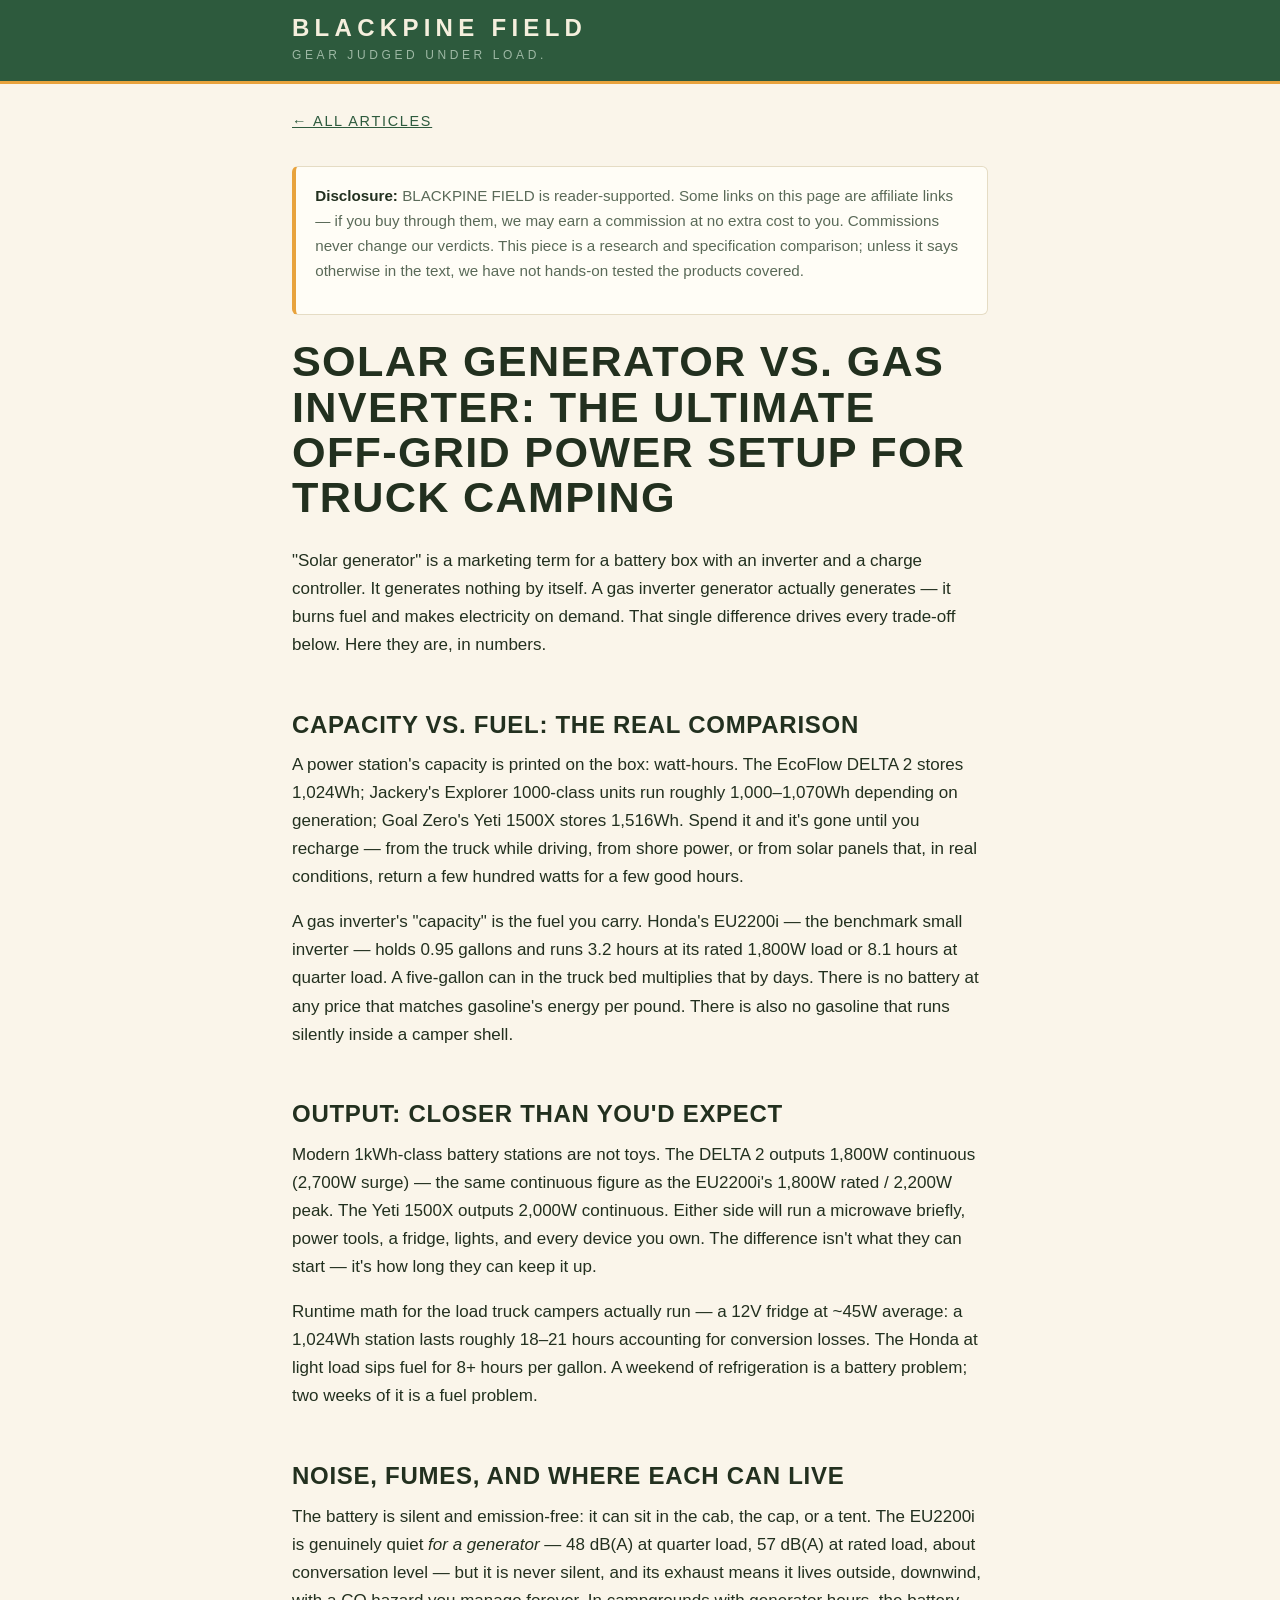
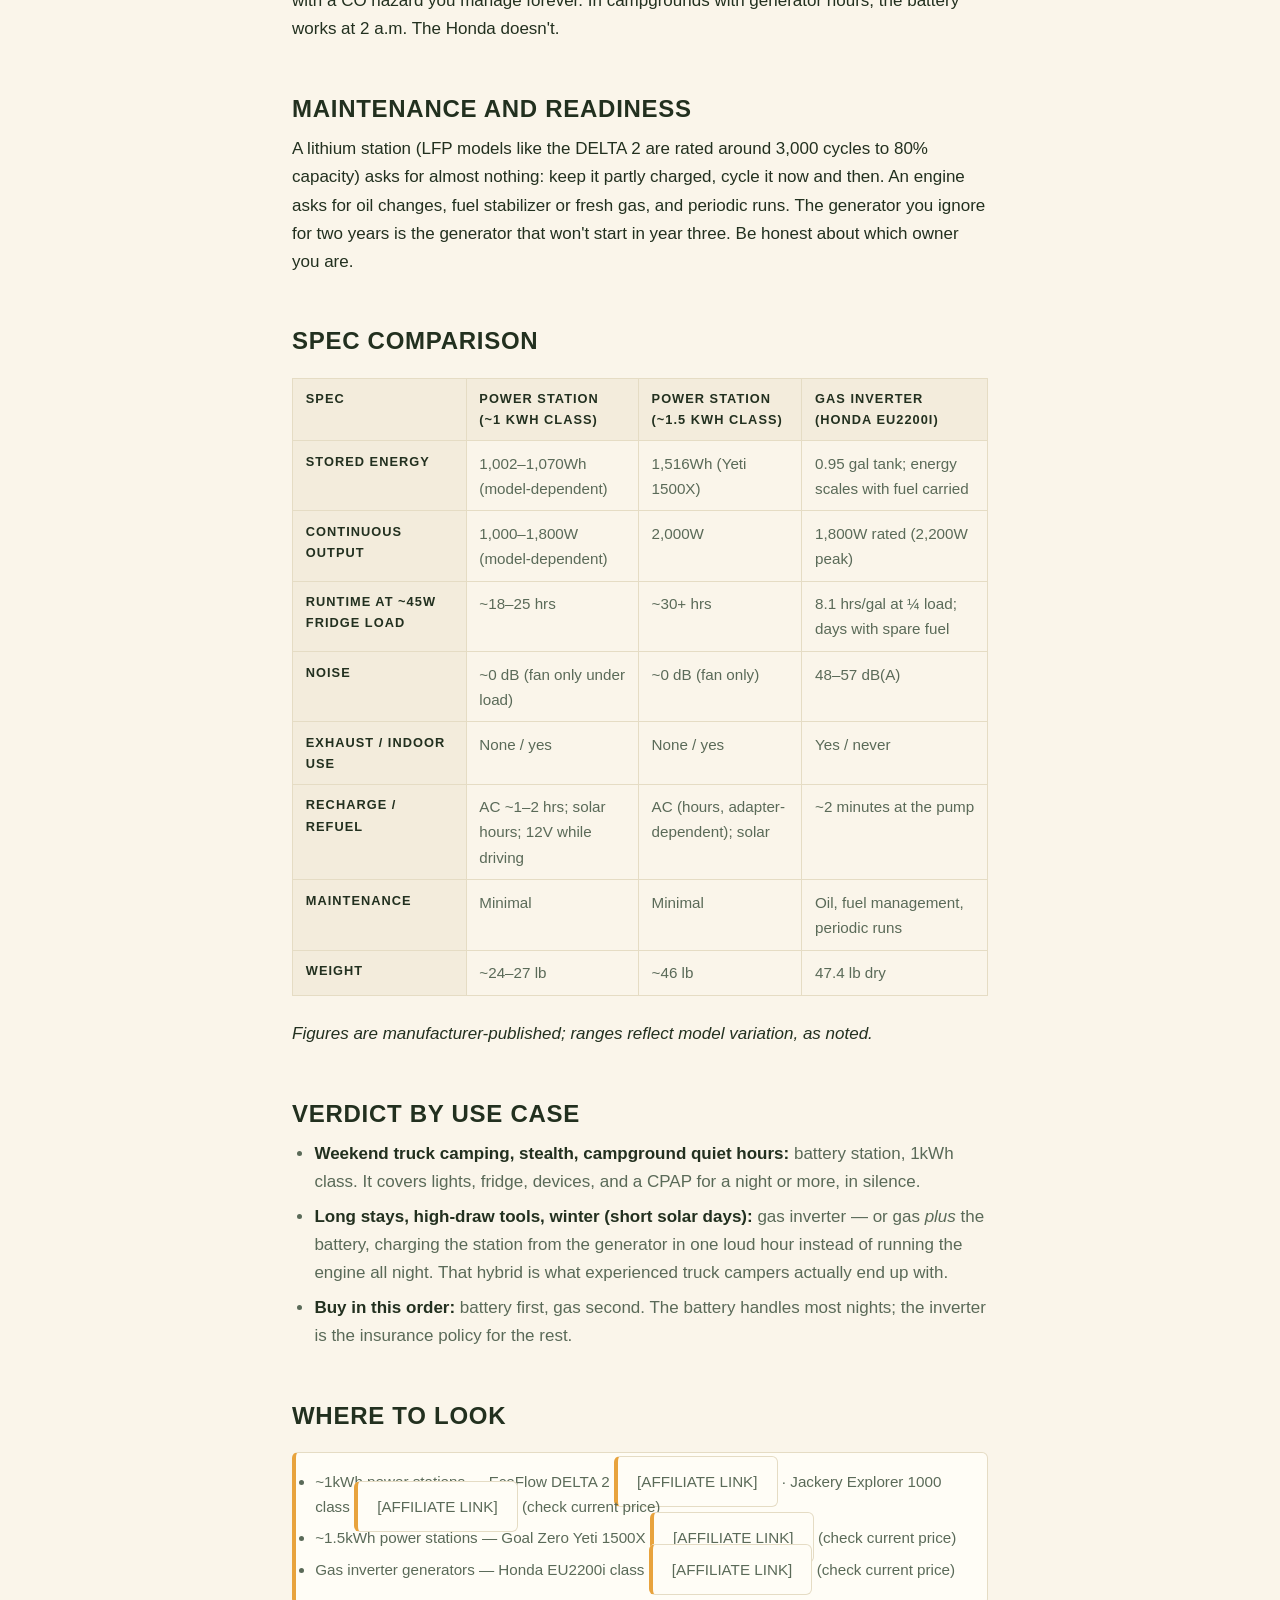
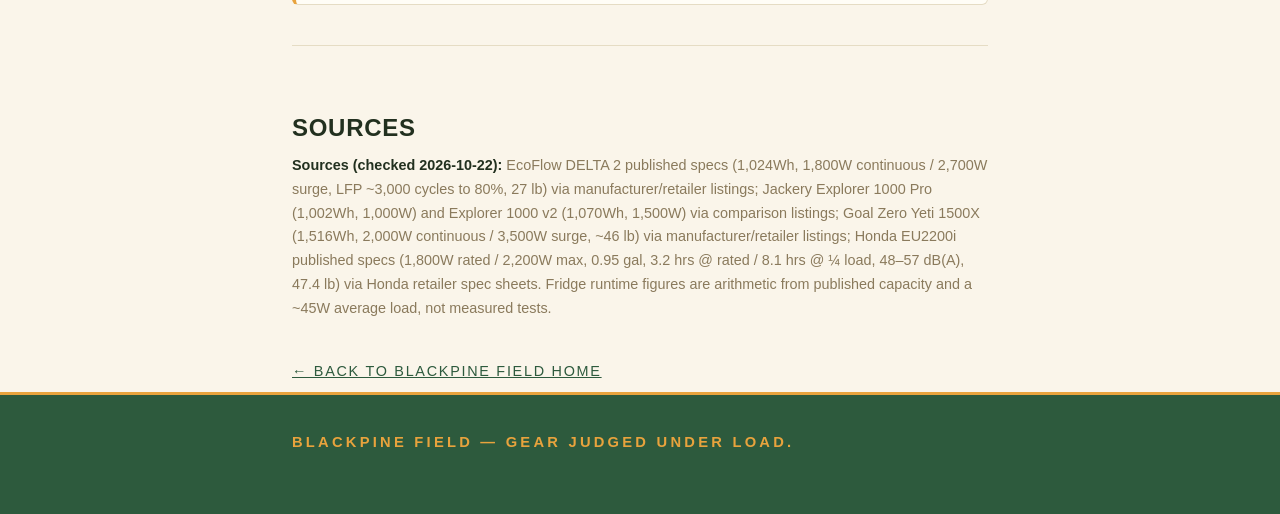
<file: solar-generator-vs-gas-inverter.html>
<!DOCTYPE html>
<html lang="en">
<head>
<meta charset="utf-8">
<meta name="viewport" content="width=device-width, initial-scale=1">
<title>Solar Generator vs. Gas Inverter — BLACKPINE FIELD</title>
<meta name="description" content="Solar generator vs. gas inverter for truck camping: capacity in watt-hours, continuous output, noise, runtime, and maintenance. A research and specification comparison.">
<link rel="stylesheet" href="styles.css">
</head>
<body>

<header class="site-header">
  <div class="wrap">
    <p class="brand"><a href="index.html">BLACKPINE FIELD</a></p>
    <p class="tagline">Gear judged under load.</p>
  </div>
</header>

<main class="wrap">
<article>

  <p class="back-link"><a href="index.html">&larr; All articles</a></p>

  <aside class="disclosure">
    <p><strong>Disclosure:</strong> BLACKPINE FIELD is reader-supported.
    Some links on this page are affiliate links — if you buy through them,
    we may earn a commission at no extra cost to you. Commissions never
    change our verdicts. This piece is a research and specification
    comparison; unless it says otherwise in the text, we have not hands-on
    tested the products covered.</p>
  </aside>

  <h1>Solar Generator vs. Gas Inverter: The Ultimate Off-Grid Power Setup for Truck Camping</h1>

  <p>"Solar generator" is a marketing term for a battery box with an
  inverter and a charge controller. It generates nothing by itself. A gas
  inverter generator actually generates — it burns fuel and makes
  electricity on demand. That single difference drives every trade-off
  below. Here they are, in numbers.</p>

  <h2>Capacity vs. fuel: the real comparison</h2>

  <p>A power station's capacity is printed on the box: watt-hours. The
  EcoFlow DELTA 2 stores 1,024Wh; Jackery's Explorer 1000-class units run
  roughly 1,000–1,070Wh depending on generation; Goal Zero's Yeti 1500X
  stores 1,516Wh. Spend it and it's gone until you recharge — from the
  truck while driving, from shore power, or from solar panels that, in
  real conditions, return a few hundred watts for a few good hours.</p>

  <p>A gas inverter's "capacity" is the fuel you carry. Honda's EU2200i —
  the benchmark small inverter — holds 0.95 gallons and runs 3.2 hours at
  its rated 1,800W load or 8.1 hours at quarter load. A five-gallon can in
  the truck bed multiplies that by days. There is no battery at any price
  that matches gasoline's energy per pound. There is also no gasoline that
  runs silently inside a camper shell.</p>

  <h2>Output: closer than you'd expect</h2>

  <p>Modern 1kWh-class battery stations are not toys. The DELTA 2 outputs
  1,800W continuous (2,700W surge) — the same continuous figure as the
  EU2200i's 1,800W rated / 2,200W peak. The Yeti 1500X outputs 2,000W
  continuous. Either side will run a microwave briefly, power tools, a
  fridge, lights, and every device you own. The difference isn't what they
  can start — it's how long they can keep it up.</p>

  <p>Runtime math for the load truck campers actually run — a 12V fridge
  at ~45W average: a 1,024Wh station lasts roughly 18–21 hours accounting
  for conversion losses. The Honda at light load sips fuel for 8+ hours
  per gallon. A weekend of refrigeration is a battery problem; two weeks
  of it is a fuel problem.</p>

  <h2>Noise, fumes, and where each can live</h2>

  <p>The battery is silent and emission-free: it can sit in the cab, the
  cap, or a tent. The EU2200i is genuinely quiet <em>for a generator</em>
  — 48 dB(A) at quarter load, 57 dB(A) at rated load, about conversation
  level — but it is never silent, and its exhaust means it lives outside,
  downwind, with a CO hazard you manage forever. In campgrounds with
  generator hours, the battery works at 2 a.m. The Honda doesn't.</p>

  <h2>Maintenance and readiness</h2>

  <p>A lithium station (LFP models like the DELTA 2 are rated around 3,000
  cycles to 80% capacity) asks for almost nothing: keep it partly charged,
  cycle it now and then. An engine asks for oil changes, fuel stabilizer
  or fresh gas, and periodic runs. The generator you ignore for two years
  is the generator that won't start in year three. Be honest about which
  owner you are.</p>

  <h2>Spec comparison</h2>

  <table>
    <thead>
      <tr>
        <th scope="col">Spec</th>
        <th scope="col">Power station (~1 kWh class)</th>
        <th scope="col">Power station (~1.5 kWh class)</th>
        <th scope="col">Gas inverter (Honda EU2200i)</th>
      </tr>
    </thead>
    <tbody>
      <tr>
        <th scope="row">Stored energy</th>
        <td>1,002–1,070Wh (model-dependent)</td>
        <td>1,516Wh (Yeti 1500X)</td>
        <td>0.95 gal tank; energy scales with fuel carried</td>
      </tr>
      <tr>
        <th scope="row">Continuous output</th>
        <td>1,000–1,800W (model-dependent)</td>
        <td>2,000W</td>
        <td>1,800W rated (2,200W peak)</td>
      </tr>
      <tr>
        <th scope="row">Runtime at ~45W fridge load</th>
        <td>~18–25 hrs</td>
        <td>~30+ hrs</td>
        <td>8.1 hrs/gal at ¼ load; days with spare fuel</td>
      </tr>
      <tr>
        <th scope="row">Noise</th>
        <td>~0 dB (fan only under load)</td>
        <td>~0 dB (fan only)</td>
        <td>48–57 dB(A)</td>
      </tr>
      <tr>
        <th scope="row">Exhaust / indoor use</th>
        <td>None / yes</td>
        <td>None / yes</td>
        <td>Yes / never</td>
      </tr>
      <tr>
        <th scope="row">Recharge / refuel</th>
        <td>AC ~1–2 hrs; solar hours; 12V while driving</td>
        <td>AC (hours, adapter-dependent); solar</td>
        <td>~2 minutes at the pump</td>
      </tr>
      <tr>
        <th scope="row">Maintenance</th>
        <td>Minimal</td>
        <td>Minimal</td>
        <td>Oil, fuel management, periodic runs</td>
      </tr>
      <tr>
        <th scope="row">Weight</th>
        <td>~24–27 lb</td>
        <td>~46 lb</td>
        <td>47.4 lb dry</td>
      </tr>
    </tbody>
  </table>

  <p><em>Figures are manufacturer-published; ranges reflect model
  variation, as noted.</em></p>

  <h2>Verdict by use case</h2>

  <ul>
    <li><strong>Weekend truck camping, stealth, campground quiet
    hours:</strong> battery station, 1kWh class. It covers lights, fridge,
    devices, and a CPAP for a night or more, in silence.</li>
    <li><strong>Long stays, high-draw tools, winter (short solar
    days):</strong> gas inverter — or gas <em>plus</em> the battery,
    charging the station from the generator in one loud hour instead of
    running the engine all night. That hybrid is what experienced truck
    campers actually end up with.</li>
    <li><strong>Buy in this order:</strong> battery first, gas second. The
    battery handles most nights; the inverter is the insurance policy for
    the rest.</li>
  </ul>

  <h2>Where to look</h2>

  <ul class="where-to-look">
    <li>~1kWh power stations — EcoFlow DELTA 2 <span class="affiliate-slot">[AFFILIATE LINK]</span> · Jackery Explorer 1000 class <span class="affiliate-slot">[AFFILIATE LINK]</span> (check current price)</li>
    <li>~1.5kWh power stations — Goal Zero Yeti 1500X <span class="affiliate-slot">[AFFILIATE LINK]</span> (check current price)</li>
    <li>Gas inverter generators — Honda EU2200i class <span class="affiliate-slot">[AFFILIATE LINK]</span> (check current price)</li>
  </ul>

  <footer class="sources">
    <h2>Sources</h2>
    <p><strong>Sources (checked 2026-10-22):</strong> EcoFlow DELTA 2
    published specs (1,024Wh, 1,800W continuous / 2,700W surge, LFP ~3,000
    cycles to 80%, 27 lb) via manufacturer/retailer listings; Jackery
    Explorer 1000 Pro (1,002Wh, 1,000W) and Explorer 1000 v2 (1,070Wh,
    1,500W) via comparison listings; Goal Zero Yeti 1500X (1,516Wh, 2,000W
    continuous / 3,500W surge, ~46 lb) via manufacturer/retailer listings;
    Honda EU2200i published specs (1,800W rated / 2,200W max, 0.95 gal,
    3.2 hrs @ rated / 8.1 hrs @ ¼ load, 48–57 dB(A), 47.4 lb) via Honda
    retailer spec sheets. Fridge runtime figures are arithmetic from
    published capacity and a ~45W average load, not measured tests.</p>
  </footer>

  <p class="back-link"><a href="index.html">&larr; Back to BLACKPINE FIELD home</a></p>

</article>
</main>

<footer class="site-footer">
  <div class="wrap">
    <p class="footer-brand">BLACKPINE FIELD — Gear judged under load.</p>
  </div>
</footer>

</body>
</html>
</file>
<file: styles.css>
/* BLACKPINE FIELD — Morning Porch store design.
   Warm cream, pine green, rust red, amber buttons. Bright and welcoming.
   Replaces the Night Ops (near-black) design, 2026-11-10, Matt's pick A. */

:root {
  --bg: #faf5ea;
  --bg-2: #fffdf6;
  --panel: #ffffff;
  --panel-2: #f3ecdc;
  --line: #e5dcc4;
  --gold-line: #e8a33d;
  --text: #22301f;
  --dim: #5a6a58;
  --faint: #8a7a5c;
  --amber: #e8a33d;
  --amber-2: #d18f2a;
  --pine: #2d5a3d;
  --rust: #b4552d;
  --maxw: 46rem;
  --maxw-wide: 74rem;
}

* { box-sizing: border-box; }
html { -webkit-text-size-adjust: 100%; scroll-behavior: smooth; }

body {
  margin: 0;
  background: var(--bg);
  color: var(--text);
  font-family: -apple-system, BlinkMacSystemFont, "Segoe UI", Roboto, "Helvetica Neue", Arial, sans-serif;
  font-size: 1.0625rem;
  line-height: 1.65;
}

.wrap { max-width: var(--maxw); margin: 0 auto; padding: 0 1.25rem; }
.wrap.wide { max-width: var(--maxw-wide); }

h1, h2, h3, h4 {
  font-family: "Arial Narrow", "Helvetica Neue", Arial, sans-serif;
  text-transform: uppercase;
  letter-spacing: 0.03em;
  line-height: 1.05;
  color: #22301f;
  margin: 0 0 0.6em;
}
p { margin: 0 0 1em; }
a { color: var(--pine); }
a:hover, a:focus { color: var(--rust); }
strong { color: #22301f; }

/* ---------- Top bar ---------- */
.topbar {
  background: var(--pine);
  border-bottom: 3px solid var(--amber);
  position: sticky; top: 0; z-index: 20;
}
.bar-in {
  display: flex; align-items: center; gap: 2rem;
  padding-top: 0.9rem; padding-bottom: 0.9rem; flex-wrap: wrap;
}
.topbar .brand {
  font-family: "Arial Narrow", "Helvetica Neue", Arial, sans-serif;
  font-size: 1.45rem; font-weight: 900; letter-spacing: 0.22em;
  text-transform: uppercase; margin: 0; line-height: 1; white-space: nowrap;
}
.topbar .brand a { color: #f5efdd; text-decoration: none; }
.topnav { display: flex; gap: 1.6rem; flex-wrap: wrap; margin: 0 auto; }
.topnav a {
  color: #cfe3d2; text-decoration: none;
  font-size: 0.85rem; font-weight: 700;
  letter-spacing: 0.24em; text-transform: uppercase;
}
.topnav a:hover { color: var(--amber-2); }
.bar-tag {
  margin: 0; color: #9db8a4; white-space: nowrap;
  font-size: 0.72rem; letter-spacing: 0.3em; text-transform: uppercase;
}
@media (max-width: 760px) { .bar-tag { display: none; } .topnav { margin: 0; gap: 1rem; } }

/* legacy header (article pages) */
.site-header { background: var(--pine); border-bottom: 3px solid var(--amber); padding: 1rem 0; }
.site-header .brand {
  font-family: "Arial Narrow", "Helvetica Neue", Arial, sans-serif;
  font-size: 1.5rem; font-weight: 900; letter-spacing: 0.22em;
  text-transform: uppercase; margin: 0; line-height: 1;
}
.site-header .brand a { color: #f5efdd; text-decoration: none; }
.site-header .brand a span { color: var(--amber); }
.tagline { margin: 0.35rem 0 0; color: #9db8a4; font-size: 0.75rem; letter-spacing: 0.3em; text-transform: uppercase; }

/* ---------- Hero ---------- */
.hero-photo {
  background:
    linear-gradient(180deg, rgba(4,5,4,0.62) 0%, rgba(4,5,4,0.45) 40%, rgba(6,7,6,0.92) 88%, var(--bg) 100%),
    url("img/hero.jpg") center 32% / cover no-repeat;
  min-height: 94vh;
  display: flex; align-items: center; text-align: center;
  border-bottom: 3px solid var(--amber);
}
.hero-in { padding-top: 5rem; padding-bottom: 5rem; }
.kicker {
  color: var(--amber); font-size: 0.85rem; font-weight: 800;
  letter-spacing: 0.42em; text-transform: uppercase; margin-bottom: 1.4rem;
}
.hero-photo h1 {
  color: var(--amber);
  font-size: clamp(3.2rem, 10vw, 7.2rem);
  font-weight: 900; letter-spacing: 0.005em;
  margin: 0 0 1rem;
  text-shadow: 0 6px 44px rgba(0,0,0,0.9);
}
.hero-sub {
  color: #fff; font-size: clamp(1.25rem, 3vw, 1.8rem); font-weight: 700;
  letter-spacing: 0.02em; margin: 0 0 1rem; text-shadow: 0 3px 18px rgba(0,0,0,0.95);
}
.hero-note { max-width: 44rem; margin: 0 auto 2.2rem; color: #cfcdbd; text-shadow: 0 2px 12px rgba(0,0,0,0.95); }
.hero-ctas { display: flex; gap: 1rem; justify-content: center; flex-wrap: wrap; }
.cta-solid {
  background: var(--amber); color: #241a08 !important;
  font-weight: 800; letter-spacing: 0.1em; text-transform: uppercase;
  padding: 1rem 2.2rem; border-radius: 6px; text-decoration: none; font-size: 1rem;
}
.cta-solid:hover { background: var(--amber-2); }
.cta-ghost {
  border: 1px solid var(--pine); color: var(--pine) !important;
  font-weight: 700; letter-spacing: 0.1em; text-transform: uppercase;
  padding: 1rem 2.2rem; border-radius: 6px; text-decoration: none; font-size: 1rem;
  background: #fff;
}
.cta-ghost:hover { border-color: var(--rust); color: var(--rust) !important; }

/* ---------- Trust strip ---------- */
.truststrip { border-bottom: 1px solid var(--line); background: var(--bg-2); }
.trust-in {
  display: flex; justify-content: center; gap: 3rem; flex-wrap: wrap;
  padding-top: 1rem; padding-bottom: 1rem;
}
.trust-in span {
  color: var(--pine); font-size: 0.8rem; font-weight: 800;
  letter-spacing: 0.3em; text-transform: uppercase;
}

/* ---------- Sections & cards ---------- */
.store-section { margin: 4rem 0; scroll-margin-top: 5rem; }
.section-head { text-align: center; margin-bottom: 2rem; }
.sec-kicker {
  color: var(--rust); font-size: 0.78rem; font-weight: 800;
  letter-spacing: 0.42em; text-transform: uppercase; margin: 0 0 0.5rem;
}
.section-head h2 { font-size: clamp(2.2rem, 5vw, 3.2rem); margin: 0; color: var(--pine); }
.sec-sub { color: var(--dim); font-size: 1.12rem; margin: 0.4rem 0 0; }

.grid {
  display: flex; gap: 1.4rem; overflow-x: auto; overflow-y: hidden;
  scroll-snap-type: x mandatory;
  padding: 0.4rem 0.2rem 1.2rem;
  -webkit-overflow-scrolling: touch;
  scrollbar-width: thin; scrollbar-color: var(--gold-line) transparent;
  -webkit-mask-image: linear-gradient(90deg, #000 94%, transparent);
  mask-image: linear-gradient(90deg, #000 94%, transparent);
}
.grid::-webkit-scrollbar { height: 6px; }
.grid::-webkit-scrollbar-thumb { background: var(--gold-line); border-radius: 3px; }
.grid .product { flex: 0 0 min(320px, 82vw); scroll-snap-align: start; }
.product {
  background: var(--panel);
  border: 1px solid var(--line);
  border-radius: 20px;
  padding: 1.3rem;
  display: flex; flex-direction: column;
  transition: transform 0.18s ease, border-color 0.18s ease, box-shadow 0.18s ease;
  animation: card-in 0.5s ease both;
}
.product:hover {
  transform: translateY(-5px);
  border-color: var(--gold-line);
  box-shadow: 0 18px 44px rgba(58,44,28,0.14), 0 0 0 1px rgba(232,163,61,0.25);
}
.showcase {
  margin: 0 0 1.15rem; height: 250px;
  display: flex; align-items: center; justify-content: center;
  background: radial-gradient(ellipse 75% 65% at 50% 42%, #fbf6e9 0%, #f3ecdc 58%, #e8dcc2 100%);
  border: 1px solid var(--line); border-radius: 14px;
  overflow: hidden; padding: 1rem;
}
.showcase img {
  max-width: 100%; max-height: 100%;
  object-fit: contain;
  filter: drop-shadow(0 12px 16px rgba(58,44,28,0.22));
}
.showcase.photo-tile { padding: 0; background: #f3ecdc; }
.showcase.photo-tile img { width: 100%; height: 100%; object-fit: cover; filter: none; }
.product h3 { font-size: 1.3rem; margin: 0 0 0.35rem; }
.product h3 a { color: #22301f; text-decoration: none; }
.product h3 a:hover { color: var(--pine); }
.spec-line {
  color: var(--rust); font-size: 0.82rem; font-weight: 800;
  letter-spacing: 0.22em; text-transform: uppercase; margin: 0 0 0.7rem;
}
.pick { color: var(--dim); font-size: 0.97rem; flex-grow: 1; }
.verdict-line { color: var(--pine); font-weight: 700; font-size: 0.93rem; }
.buy {
  display: block; text-align: center;
  background: var(--amber); color: #241a08 !important;
  font-weight: 800; letter-spacing: 0.14em; text-transform: uppercase;
  font-size: 0.95rem; text-decoration: none;
  padding: 0.9rem 1rem; border-radius: 6px; margin-top: 0.7rem;
}
.buy:hover { background: var(--amber-2); }
.guide-no { color: var(--rust); font-size: 0.78rem; font-weight: 800; letter-spacing: 0.3em; text-transform: uppercase; margin-bottom: 0.6rem; }

/* ---------- About / footer ---------- */
.about {
  border: 1px solid var(--line); border-radius: 12px;
  background: var(--bg-2); padding: 1.8rem; margin-bottom: 4rem;
}
.about h2 { font-size: 1.5rem; }
.about p { color: var(--dim); margin: 0; }

/* ---------- Checklist email capture ---------- */
.checklist-band {
  border: 1px solid var(--gold-line); border-radius: 12px;
  background: var(--bg-2); padding: 2.4rem 1.8rem; margin-bottom: 4rem;
  text-align: center;
}
.checklist-form {
  display: flex; gap: 0.7rem; justify-content: center; flex-wrap: wrap;
  margin-top: 1.4rem;
}
.checklist-form input[type="email"] {
  flex: 1 1 260px; max-width: 340px;
  padding: 0.9rem 1rem; border-radius: 6px;
  border: 1px solid var(--line); background: #fff;
  color: var(--text); font-size: 1rem;
}
.checklist-form .buy { border: none; cursor: pointer; margin-top: 0; flex: 0 0 auto; }
.fineprint { color: var(--dim); font-size: 0.85rem; margin-top: 1rem; }
.visually-hidden {
  position: absolute; width: 1px; height: 1px;
  overflow: hidden; clip: rect(0 0 0 0); white-space: nowrap;
}
.site-footer { border-top: 3px solid var(--amber); padding: 2.2rem 0 2.8rem; color: #cfe3d2; font-size: 0.92rem; background: var(--pine); }
.site-footer a { color: #f5efdd; }
.footer-brand {
  font-family: "Arial Narrow", "Helvetica Neue", Arial, sans-serif;
  color: var(--amber); letter-spacing: 0.22em; text-transform: uppercase; font-weight: 900;
}

/* ---------- Article pages ---------- */
.back-link { display: inline-block; margin: 1.6rem 0 0.5rem; font-size: 0.9rem; letter-spacing: 0.12em; text-transform: uppercase; text-decoration: none; }
article h1 { font-size: clamp(1.9rem, 5vw, 2.7rem); margin-top: 0.8rem; }
article h2 { font-size: 1.5rem; margin-top: 2.2em; }
article h3 { font-size: 1.2rem; margin-top: 1.8em; }
.disclosure, .where-to-look, .affiliate-slot {
  border: 1px solid var(--line); border-left: 4px solid var(--amber);
  background: var(--bg-2); border-radius: 6px;
  padding: 1rem 1.2rem; margin: 1.5rem 0; color: var(--dim); font-size: 0.95rem;
}
.sources { color: var(--faint); font-size: 0.9rem; border-top: 1px solid var(--line); padding-top: 1rem; margin-top: 2.5rem; }
table { width: 100%; border-collapse: collapse; margin: 1.5rem 0; font-size: 0.95rem; }
th, td { border: 1px solid var(--line); padding: 0.6rem 0.8rem; text-align: left; vertical-align: top; }
th { background: var(--panel-2); color: #22301f; text-transform: uppercase; letter-spacing: 0.08em; font-size: 0.8rem; }
td { color: var(--dim); }
td strong { color: var(--text); }
blockquote { border-left: 4px solid var(--amber); margin: 1.5rem 0; padding: 0.4rem 0 0.4rem 1.2rem; color: var(--text); font-size: 1.1rem; }
ul, ol { margin: 0 0 1.2em; padding-left: 1.4rem; }
li { margin-bottom: 0.4em; color: var(--dim); }
li strong { color: var(--text); }

/* ---------- Storefront sign hero (direction C, revised) ---------- */
.sign-hero {
  background:
    radial-gradient(ellipse 90% 60% at 50% 0%, rgba(232,163,61,0.14) 0%, transparent 60%),
    linear-gradient(180deg, #fffdf6 0%, var(--bg) 100%);
  border-bottom: 3px solid var(--amber);
  text-align: center;
  overflow: hidden;
}
.sign-in { padding-top: 3.5rem; padding-bottom: 3rem; }
.brand-sign {
  display: block; text-decoration: none; cursor: pointer;
  padding: 1.5rem 0.5rem 1.2rem;
  border-radius: 20px;
  transition: background 0.25s ease;
}
.brand-sign:hover, .brand-sign:focus-visible { background: rgba(232,163,61,0.08); }
.brand-sign:focus-visible { outline: none; box-shadow: 0 0 0 2px var(--amber); }
.sign-kicker {
  display: block; color: var(--rust); font-size: 0.8rem; font-weight: 800;
  letter-spacing: 0.42em; text-transform: uppercase; margin-bottom: 0.9rem;
  animation: sign-rise 0.7s ease both;
}
.sign-name { display: block; line-height: 0.95; }
.sign-blackpine {
  display: block; color: var(--pine);
  font-family: "Arial Narrow", "Helvetica Neue", Arial, sans-serif;
  font-size: clamp(2.6rem, 11vw, 6.4rem); font-weight: 900; letter-spacing: 0.06em;
  text-transform: uppercase;
  animation: sign-rise 0.7s 0.08s ease both;
}
.sign-field {
  display: block; color: #3a2c1c;
  font-family: "Arial Narrow", "Helvetica Neue", Arial, sans-serif;
  font-size: clamp(4.2rem, 18vw, 10.5rem); font-weight: 900; letter-spacing: 0.12em;
  text-transform: uppercase; line-height: 0.9;
  text-shadow: 0 0 44px rgba(232,163,61,0.18);
  animation: sign-rise 0.7s 0.16s ease both;
}
.sign-rule {
  display: block; height: 3px; max-width: 26rem; margin: 1.4rem auto 1.1rem;
  background: linear-gradient(90deg, transparent, var(--amber), transparent);
  animation: rule-sweep 1.1s 0.5s ease both;
}
.sign-tag {
  display: block; color: #22301f; font-size: clamp(1.2rem, 3vw, 1.7rem); font-weight: 700;
  animation: sign-rise 0.7s 0.3s ease both;
}
.sign-open {
  display: inline-flex; align-items: center; gap: 0.6rem;
  margin-top: 1.2rem; color: var(--pine); font-size: 0.85rem; font-weight: 800;
  letter-spacing: 0.28em; text-transform: uppercase;
  border: 1px solid #9db8a4; border-radius: 999px; padding: 0.55rem 1.1rem;
  background: #fff;
  animation: sign-rise 0.7s 0.4s ease both;
}
.open-dot {
  width: 0.6rem; height: 0.6rem; border-radius: 50%; background: var(--pine);
  animation: open-pulse 1.8s ease-in-out infinite;
}
@keyframes sign-rise { from { opacity: 0; transform: translateY(14px); } to { opacity: 1; transform: translateY(0); } }
@keyframes rule-sweep { from { transform: scaleX(0); opacity: 0; } to { transform: scaleX(1); opacity: 1; } }
@keyframes open-pulse { 0%, 100% { box-shadow: 0 0 0 0 rgba(45,90,61,0.35); } 50% { box-shadow: 0 0 0 7px rgba(45,90,61,0); } }

/* department ticker under the sign */
.ticker {
  margin: 1.8rem auto 0; max-width: 52rem; overflow: hidden;
  -webkit-mask-image: linear-gradient(90deg, transparent, #000 12%, #000 88%, transparent);
  mask-image: linear-gradient(90deg, transparent, #000 12%, #000 88%, transparent);
  border-top: 1px solid var(--line); border-bottom: 1px solid var(--line);
  padding: 0.7rem 0;
  background: var(--bg-2);
}
.ticker-track {
  display: inline-flex; gap: 2.5rem; white-space: nowrap;
  animation: ticker-scroll 32s linear infinite;
  will-change: transform;
}
.ticker-track span {
  color: #7a6a4f; font-size: 0.82rem; font-weight: 800;
  letter-spacing: 0.3em; text-transform: uppercase;
}
.ticker-track span:nth-child(9n+8) { color: var(--rust); }
@keyframes ticker-scroll { from { transform: translateX(0); } to { transform: translateX(-50%); } }

/* hero note under the sign */
.sign-hero .hero-note { max-width: 44rem; margin: 1.8rem auto 2rem; color: var(--dim); text-shadow: none; }

/* ---------- Featured story card ---------- */
.feature { margin: 3rem 0 0; }
.feature .sec-kicker { text-align: center; }
.feature-card {
  display: grid; grid-template-columns: minmax(0, 5fr) minmax(0, 7fr); gap: 1.8rem;
  background: var(--panel);
  border: 1px solid var(--gold-line); border-radius: 20px; padding: 1.6rem;
  align-items: center;
  box-shadow: 0 10px 30px rgba(58,44,28,0.10);
  animation: card-in 0.5s ease both;
}
.feature-img { margin: 0; border-radius: 14px; overflow: hidden; background: #f3ecdc; }
.feature-img img { width: 100%; height: 100%; object-fit: cover; display: block; }
.feature-body h2 { font-size: clamp(1.6rem, 4vw, 2.2rem); }
.feature-body .pick { font-size: 1.02rem; }
@media (max-width: 760px) { .feature-card { grid-template-columns: 1fr; } }

/* ---------- Featured Hunt band ---------- */
.hunt-band {
  display: flex; align-items: center; gap: 1.2rem; flex-wrap: wrap;
  background: linear-gradient(90deg, rgba(232,163,61,0.16), rgba(232,163,61,0.05));
  border: 1px solid var(--gold-line); border-radius: 16px;
  padding: 1.1rem 1.4rem; margin-bottom: 1.6rem; text-decoration: none;
  transition: border-color 0.18s ease, transform 0.18s ease;
}
.hunt-band:hover { border-color: var(--rust); transform: translateY(-2px); }
.hunt-band-kicker { color: var(--rust); font-size: 0.78rem; font-weight: 800; letter-spacing: 0.3em; text-transform: uppercase; white-space: nowrap; }
.hunt-band-text { color: var(--text); font-weight: 700; flex: 1 1 20rem; }
.hunt-band-cta { color: var(--pine); font-weight: 800; font-size: 0.9rem; letter-spacing: 0.08em; text-transform: uppercase; white-space: nowrap; }

/* ---------- Card entrance ---------- */
@keyframes card-in { from { opacity: 0; transform: translateY(10px); } to { opacity: 1; transform: translateY(0); } }
.grid .product:nth-child(3n+2) { animation-delay: 0.08s; }
.grid .product:nth-child(3n+3) { animation-delay: 0.16s; }

/* ---------- Reduced motion ---------- */
@media (prefers-reduced-motion: reduce) {
  *, *::before, *::after { animation-duration: 0.01ms !important; animation-iteration-count: 1 !important; transition-duration: 0.01ms !important; }
  html { scroll-behavior: auto; }
}
</file>
